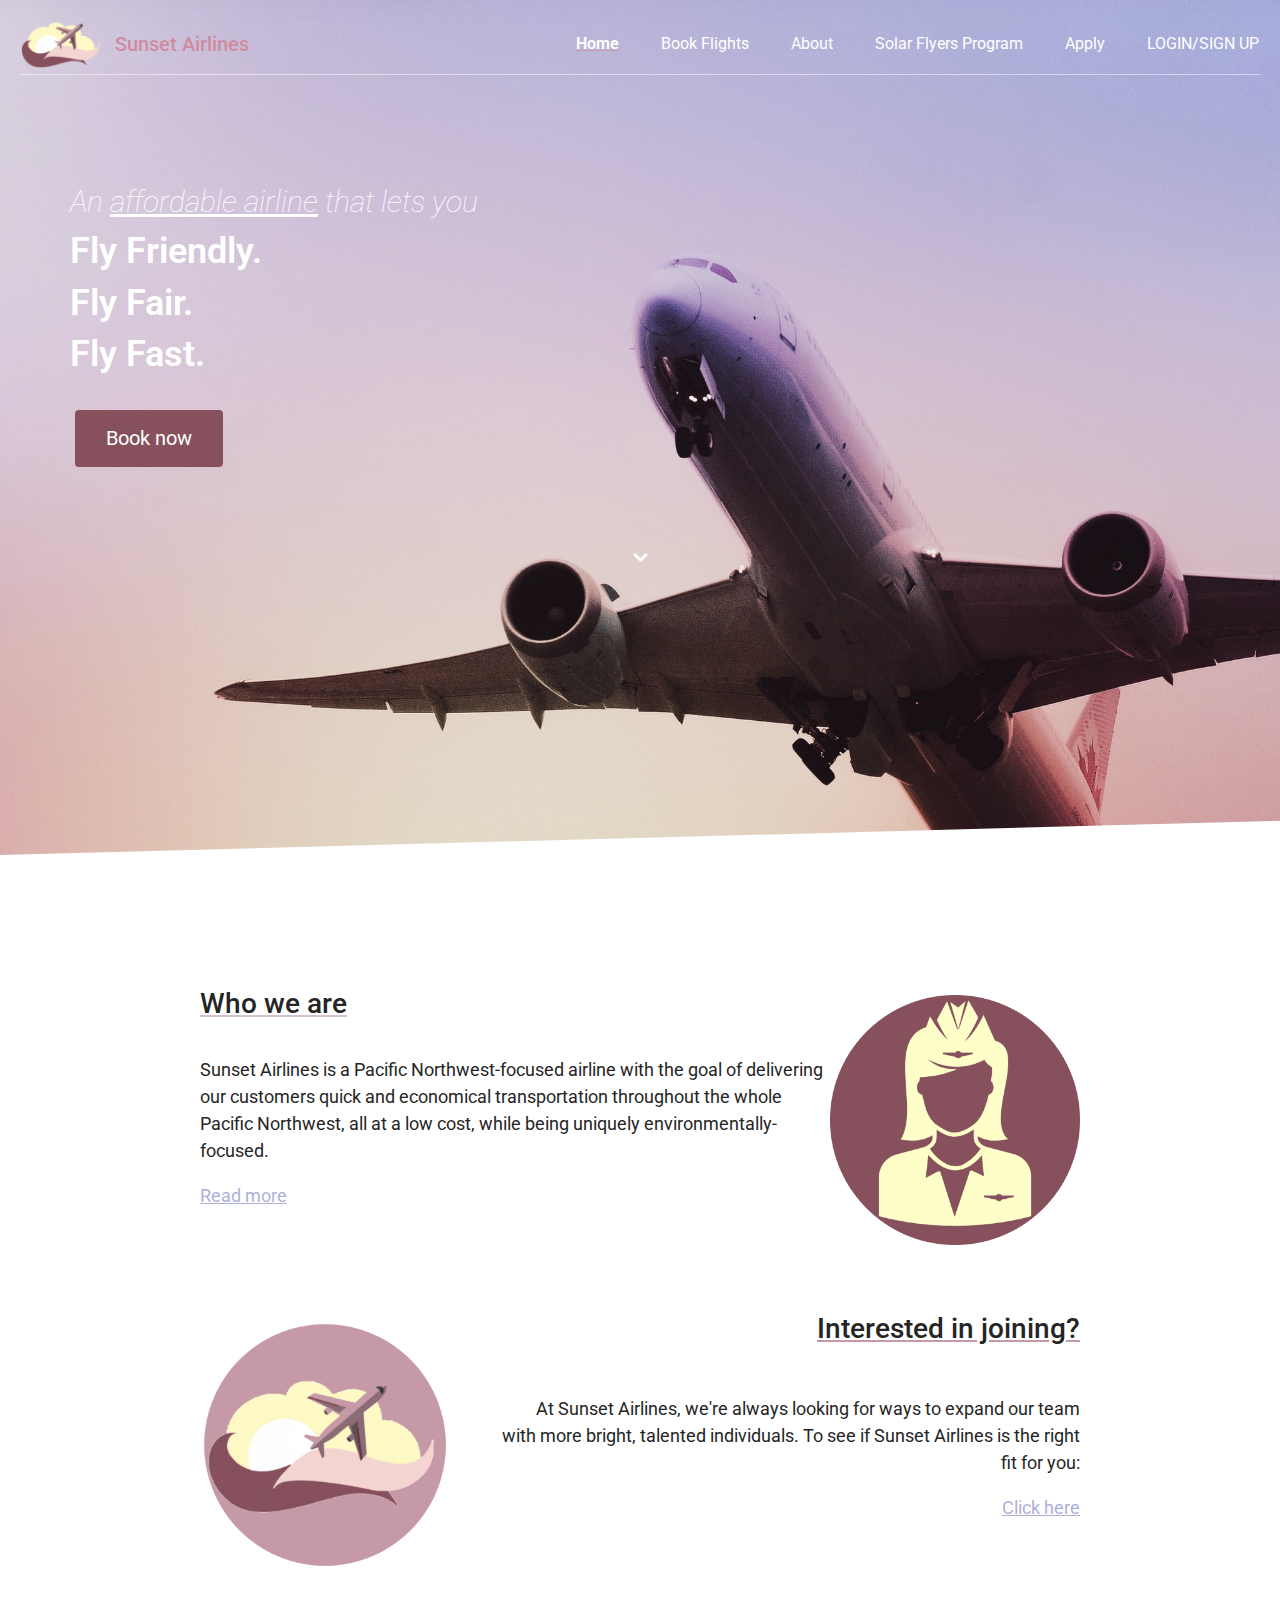
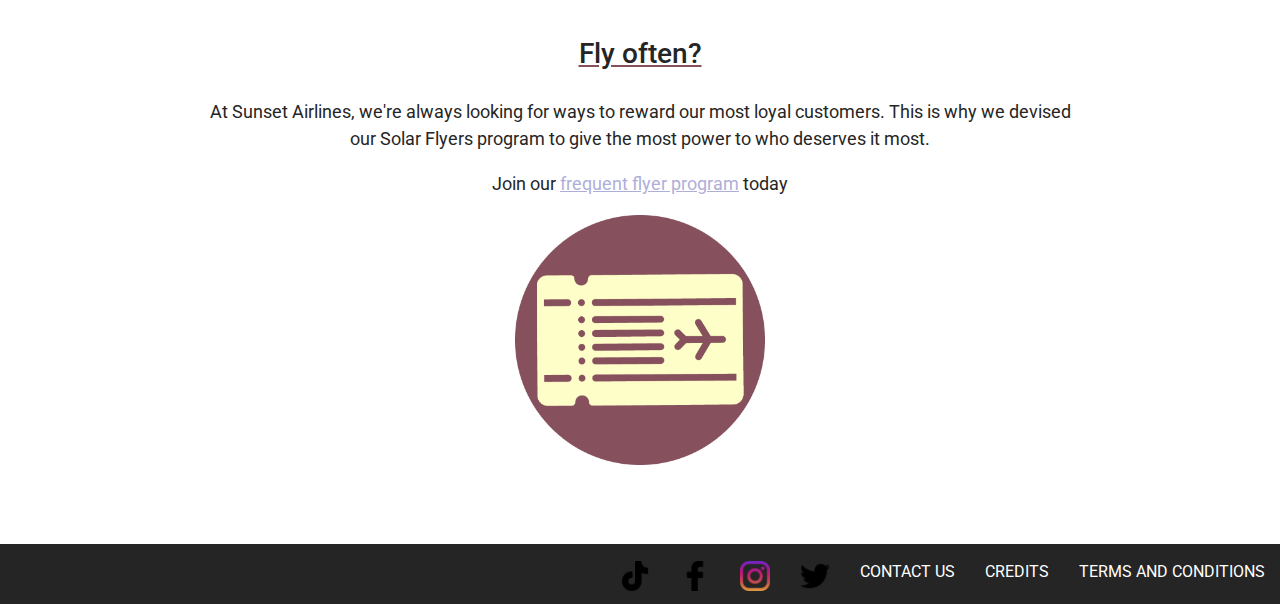
<file: index.html>
<!DOCTYPE html>
<html lang="en">

<head>
    <meta charset="UTF-8">
    <meta name="viewport" content="width=device-width, initial-scale=1.0">
    <meta http-equiv="X-UA-Compatible" content="ie=edge">
    <link href="https://fonts.googleapis.com/css?family=Roboto&display=swap" rel="stylesheet">
    <link rel="stylesheet" href="https://cdnjs.cloudflare.com/ajax/libs/font-awesome/4.7.0/css/font-awesome.min.css">
    <link rel="stylesheet" href="main.css">

    <!-- TODO: Fill in with airline name -->
    <title>Sunset Air | Welcome</title>
</head>

<body>
    <div class="background-plane">
        <div id="myTopNav" class="topnav">

            <ul>
                <li><a href="index.html">
                        <div class="logo"><img height=50 src="assets/actuallogo.png" alt=""><span
                                class="logo-text">Sunset Airlines</span></div>
                    </a></li>
                <li><a class="focus" href="index.html">Home</a></li>
                <li><a href="book.html">Book Flights</a></li>
                <li><a href="about.html">About</a></li>
                <li><a href="frequent.html">Solar Flyers Program</a></li>
                <li><a href="apply.html">Apply</a></li>
                <li><a href="#" id="login-header" onclick="checkLogout()">LOGIN/SIGN UP</a></li>

            </ul>
        </div>

        </nav>
        <div id="navHR"></div>

  
        <div class="motto">
            <div class="slogan">
                <h1><span id="added-text">
                    An <span class="airline-underline">affordable airline</span> that lets you<br>
                </span>Fly Friendly.<br>Fly Fair.<br>Fly Fast.</h1>
            </div>
            <div class="btn-animate" onclick="window.location.href = 'book.html';"><span>Book now</span></div>
        </div>
        <div class="arrow-container">
            <a href="#who">
                <img src="assets/arrow-204-128.png" alt="" id="down-arrow">
            </a>
        </div>


    </div>
    <!-- <div class="color-slope">

    </div> -->
    <!-- TODO: ADD SLOPE HERE -->
    <!-- <div class="color-slope">

    </div> -->
<!--  -->
    <div class="title-about">
        <h2 id="who" class="underline-1">Who we are</h2>
        <div class="who">
            <div class="who-text-stuff">
                <p>Sunset Airlines is a Pacific Northwest-focused airline with the goal of delivering our customers
                    quick and economical transportation throughout the whole Pacific Northwest, all at a low cost, while
                    being uniquely environmentally-focused.
                </p>
                </p><a href="about.html">Read more</a>

            </div>
            <a id="who-icon" href="about.html"><img id="who-img" src="./assets/whoweareicon.png" alt="" width=250></a>
        </div>

        <h2 class="underline-2 right interested-heading">Interested in joining?</h2>
        <div class="interested">
            <a href="apply.html"><img id="interested-img" src="./assets/interestedinjoiningicon.png" alt=""
                    width=250></a>
            <div>
                <p>At Sunset Airlines, we're always looking for ways to expand our team with more bright, talented
                    individuals.
                    To see if Sunset Airlines is the right fit for you:
                </p>
                <a href="apply.html">Click here</a>
            </div>
        </div>

        <h2 class="underline-3 center">Fly often?</h2>
        <div class="often">
            <div>
                <p>At Sunset Airlines, we're always looking for ways to reward our most loyal customers. This is why we
                    devised
                    our Solar Flyers program to give the most power to who deserves it most.</p>
                <p>Join our <a href="frequent.html">frequent flyer program</a> today</p>
            </div>
            <a href="frequent.html"><img id="often-img" src="./assets/flyoftenicon.png" alt="" width=250></a>
        </div>
    </div>

    <footer>
        <ul>
            <li><a href="#">
                    <div class="footer-icon"><img height=30 src="assets/tik-tok.png" alt=""></div>
                </a></li>
            <li><a href="#">
                    <div class="footer-icon"><img height=30 src="assets/facebook-logo.png" alt=""></div>
                </a></li>
            <li><a href="#">
                    <div class="footer-icon"><img height=30 src="assets/instagram.png" alt=""></div>
                </a></li>
            <li><a href="#">
                    <div class="footer-icon"><img height=30 src="assets/twitter.png" alt=""></div>
                </a></li>
            <li><a href="contact.html">CONTACT US</a></li>
            <li><a href="credits.html">CREDITS</a></li>
            <li><a href="terms.html">TERMS AND CONDITIONS</a></li>

        </ul>
    </footer>

    <script src="script.js"></script>
</body>

</html>
</file>
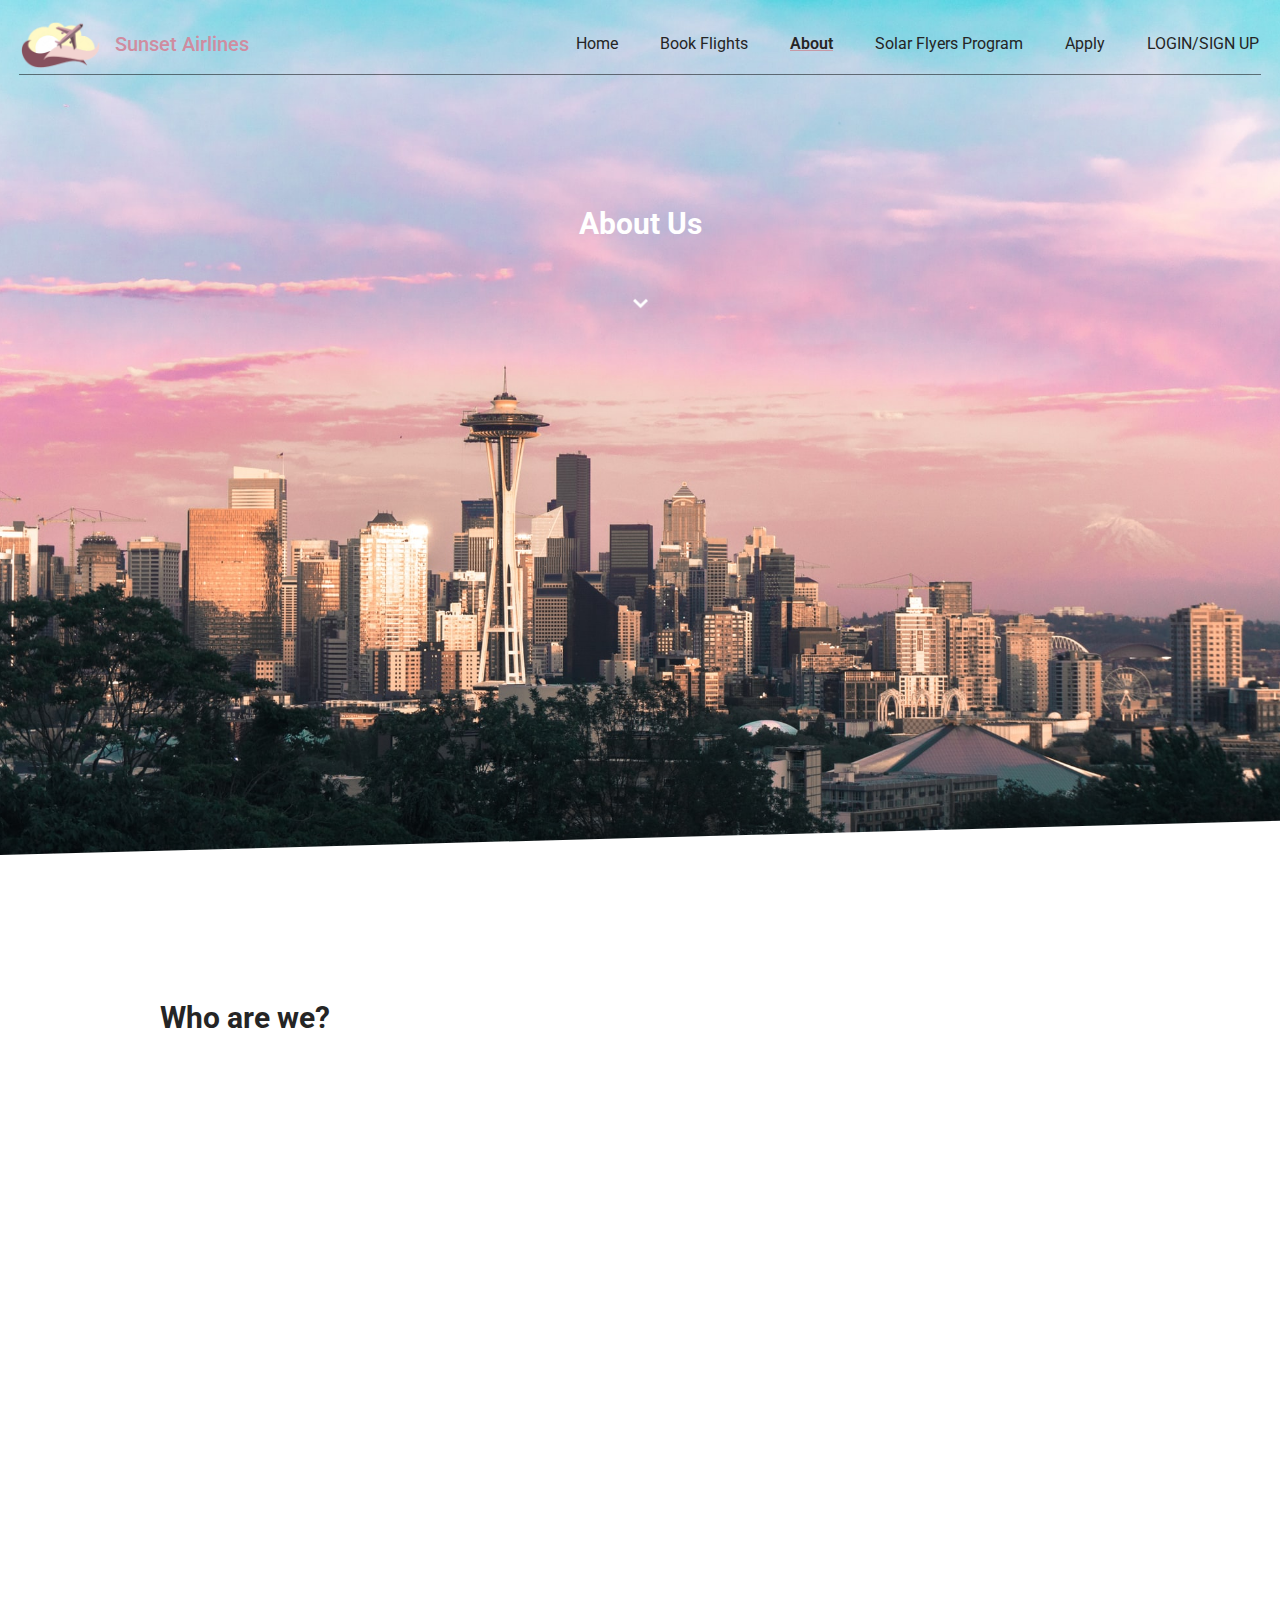
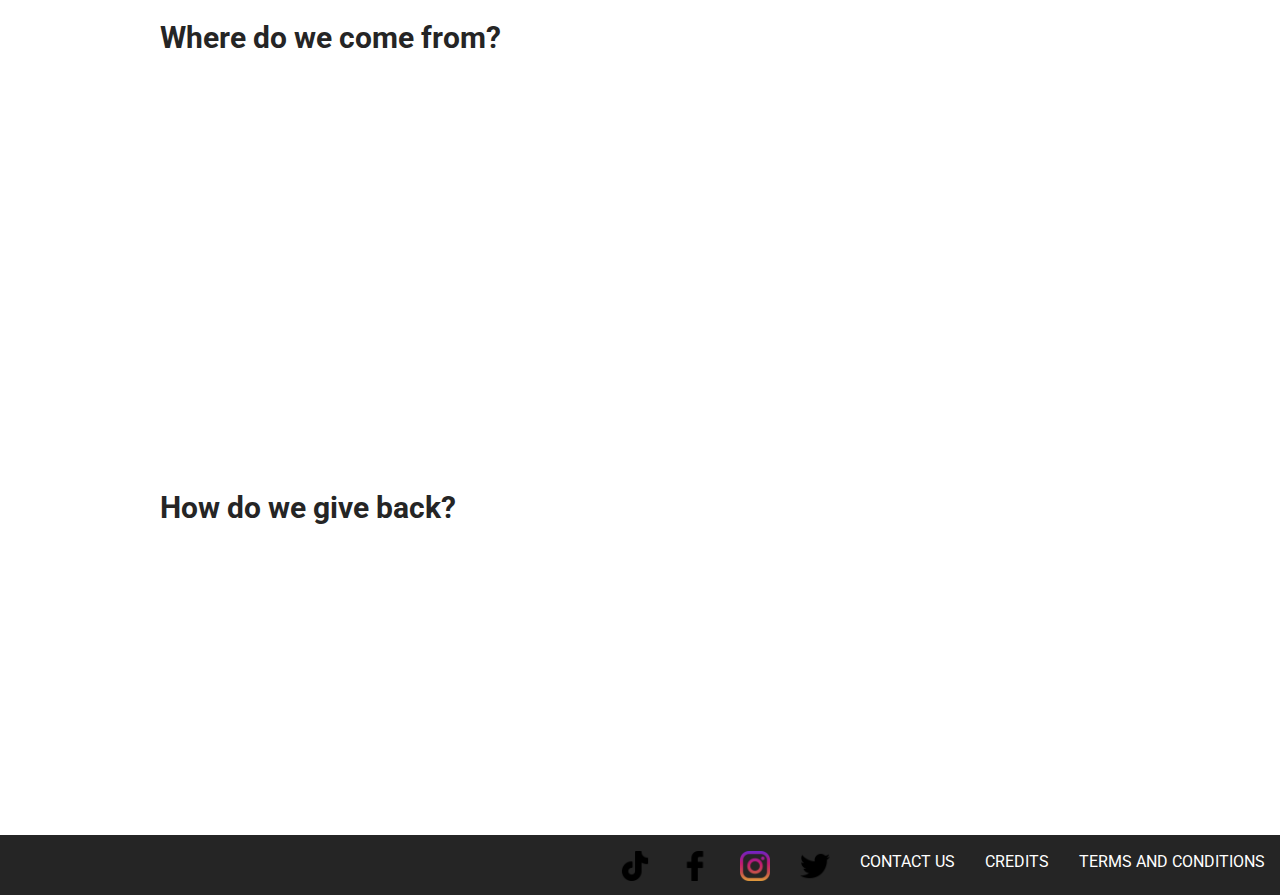
<file: about.html>
<!DOCTYPE html>
<html lang="en">

<head>
    <meta charset="UTF-8">
    <meta name="viewport" content="width=device-width, initial-scale=1.0">
    <meta http-equiv="X-UA-Compatible" content="ie=edge">
    <link href="https://fonts.googleapis.com/css?family=Roboto&display=swap" rel="stylesheet">
    <link href="https://unpkg.com/aos@2.3.1/dist/aos.css" rel="stylesheet">
    <link rel="stylesheet" href="main.css">
    <title>Sunset Air | About Us</title>
</head>

<body>
    <div class="about-background">
        <div class="opener">
            <div id="myTopNav" class="topnav-off">

                <ul>
                    <li><a href="index.html">
                            <div class="logo"><img height=50 src="assets/actuallogo.png" alt=""><span
                                    class="logo-text">Sunset
                                    Airlines</span></div>
                        </a></li>
                    <li><a href="index.html">Home</a></li>
                    <li><a href="book.html">Book Flights</a></li>
                    <li><a class="focus" href="about.html">About</a></li>
                    <li><a href="frequent.html">Solar Flyers Program</a></li>
                    <li><a href="apply.html">Apply</a></li>
                    <li><a href="#" id="login-header" onclick="checkLogout()">LOGIN/SIGN UP</a></li>
                </ul>
            </div>

            </nav>
            <div id="navHR-off"></div>
            <h2 id="about-title">About Us</h2>
        </div>
        <div class="arrow-container">
            <a href="#whoAre">
                <img src="assets/arrow-204-128.png" alt="" id="down-arrow">
            </a>
        </div>
    </div>


<!--  -->  

    <div class="about-text">
        <h2 id="whoAre">Who are we?</h2>
        <div data-aos="fade-right" class="who-about">
            <p>Sunset Air is a uniquely environmentally-focused and low-cost local airline that runs in the Pacific
                Northwest. Sunset
                Air ensures that customers are guaranteed a high quality, yet affordable, travel experience. Sunset Air
                hopes to create magical and memorable moments for all families, with a vision to become one of the
                industry’s leading providers of excellent airline services.</p>
            <img id="seattle-about-img" height=400 width=auto src="assets/seattle-who.jpg" alt="">
        </div>

        <h2>Where do we come from?</h2>

        <div data-aos="fade-left" class="where-about">
            <p>The founders originally established Sunset Air in Seattle, Washington with hopes of providing an
                affordable alternative to expensive tickets after noticing decreasing incomes in their hometown. That,
                coupled with their efforts to improve the world’s mounting environmental issues, led to the founding of
                one of the safest, most environmentally-aware airline companies in the Pacific Northwest.</p>
            <img src="./assets/come-from-icon.jpg" alt="" height="200">
        </div>


        <h2>How do we give back?</h2>
        <div data-aos="fade-up" class="mission-about">
            <p>Sunset Air has always highly valued the importance of decreasing one’s carbon footprint in our everyday
                lifestyles. Average airplanes produce more than 50 pounds of carbon dioxide for every mile and Sunset
                Air has always strived to reduce such a detrimental effect on the globe. Our paper straws, biodegradable
                napkins, bamboo cups, and biofuel, as well as solar panels, are just a few instances of how we remain
                committed to minimizing the negative impact on the environment. Sunset Air promotes the benefits of
                reducing pollution while inspiring others to join globally beneficial endeavors.</p>
        </div>

    </div>

    <footer>
        <ul>
            <li><a href="#">
                    <div class="footer-icon"><img height=30 src="assets/tik-tok.png" alt=""></div>
                </a></li>
            <li><a href="#">
                    <div class="footer-icon"><img height=30 src="assets/facebook-logo.png" alt=""></div>
                </a></li>
            <li><a href="#">
                    <div class="footer-icon"><img height=30 src="assets/instagram.png" alt=""></div>
                </a></li>
            <li><a href="#">
                    <div class="footer-icon"><img height=30 src="assets/twitter.png" alt=""></div>
                </a></li>
            <li><a href="contact.html">CONTACT US</a></li>
            <li><a href="credits.html">CREDITS</a></li>
            <li><a href="terms.html">TERMS AND CONDITIONS</a></li>

        </ul>
    </footer>

    <script src="script.js"></script>
    <script src="https://unpkg.com/aos@2.3.1/dist/aos.js"></script>
    <script>
        AOS.init();
    </script>
</body>

</html>
</file>
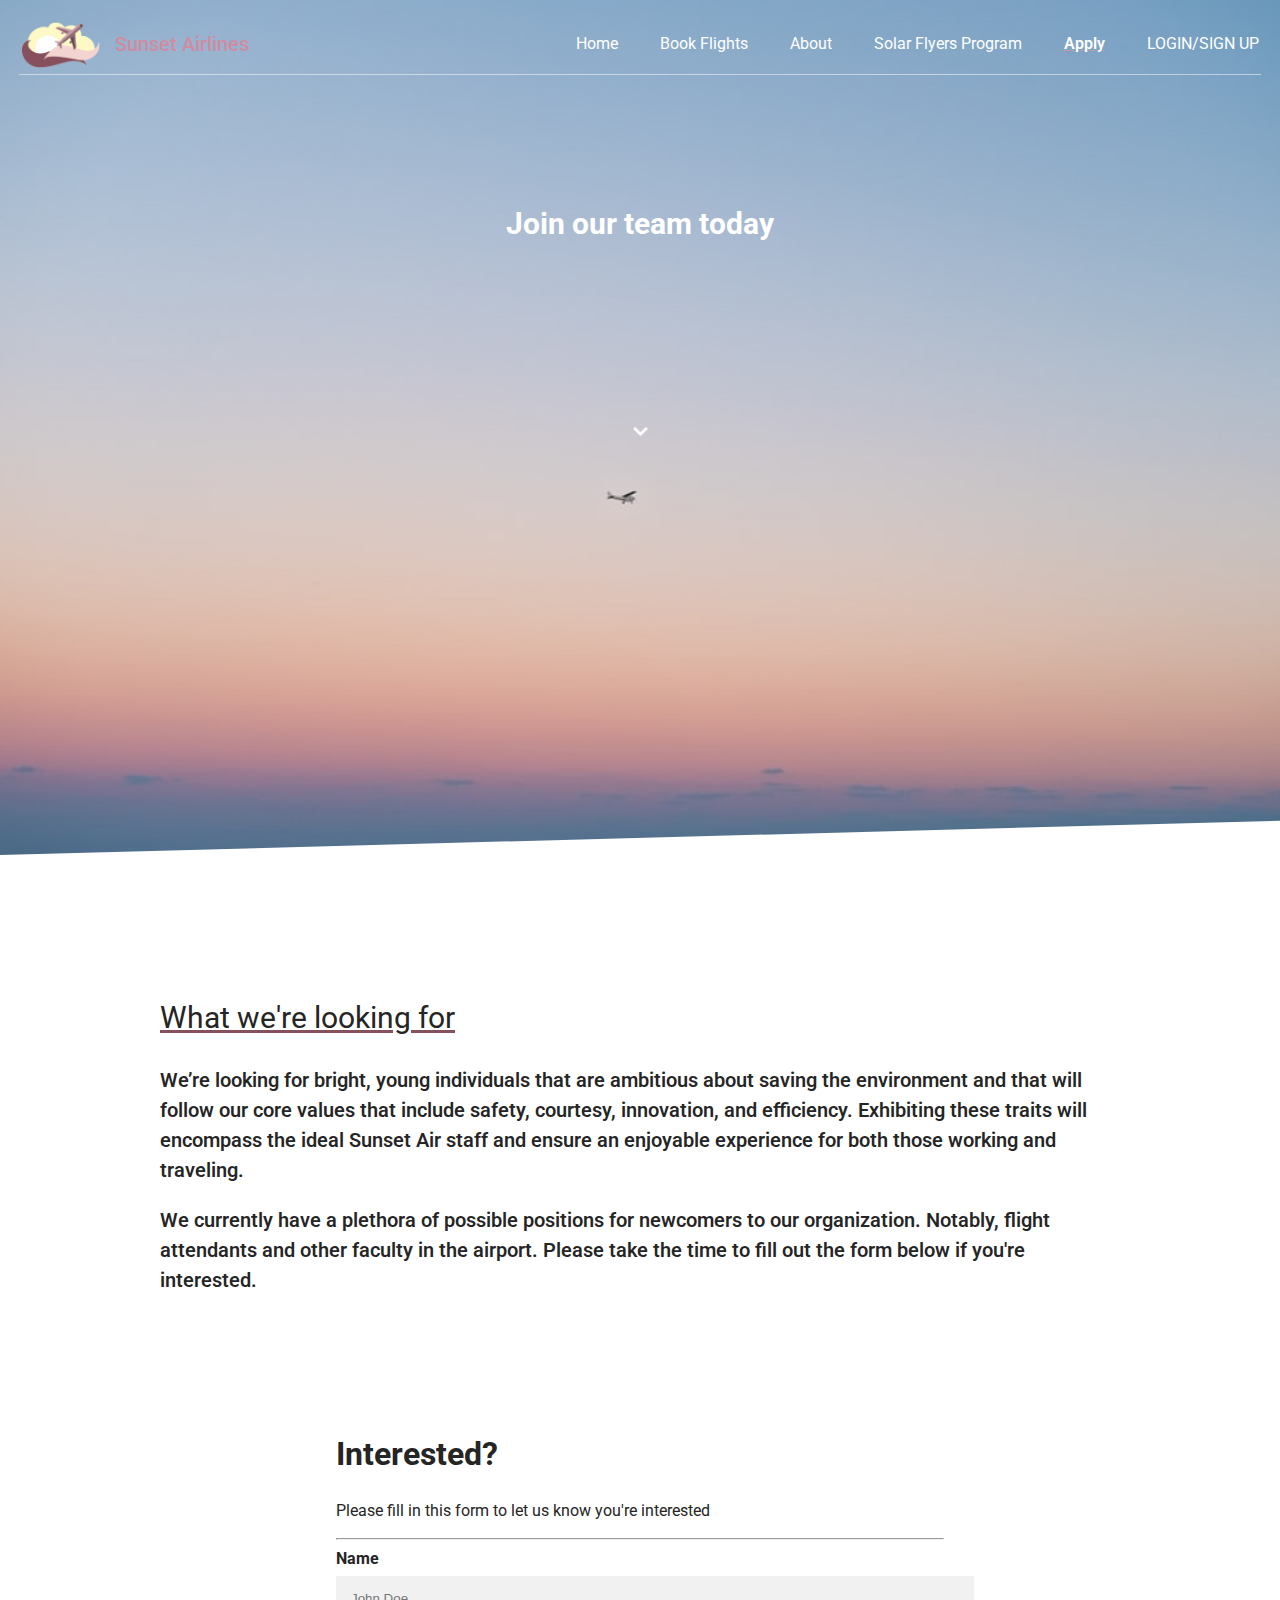
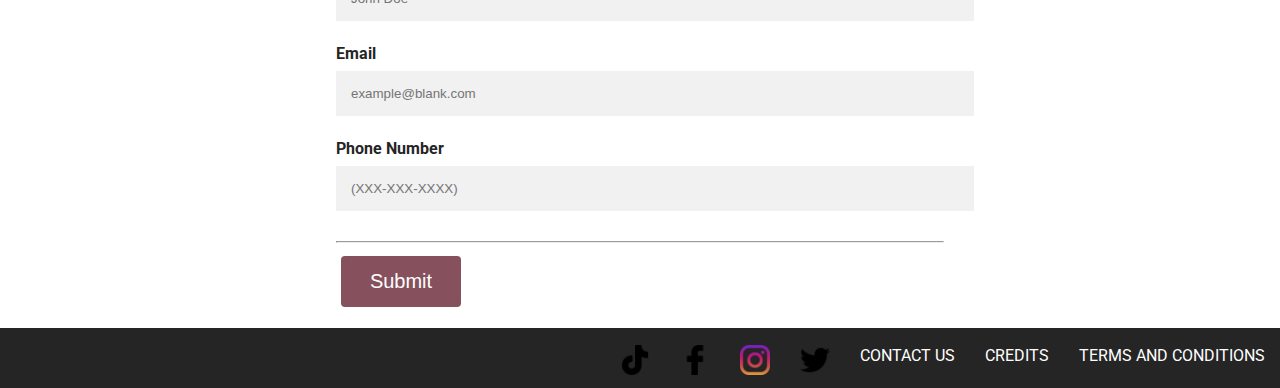
<file: apply.html>
<!DOCTYPE html>
<html lang="en">
<!--  --> 
<head> 
    <meta charset="UTF-8">
    <meta name="viewport" content="width=device-width, initial-scale=1.0">
    <meta http-equiv="X-UA-Compatible" content="ie=edge">
    <link href="https://fonts.googleapis.com/css?family=Roboto&display=swap" rel="stylesheet">
    <link rel="stylesheet" href="main.css">
    <title>Sunset Air | Apply</title>
</head>

<body>
    <div class="apply-background">
        <div class="opener">
            <div id="myTopNav" class="topnav">

                <ul>
                    <li><a href="index.html">
                            <div class="logo"><img height=50 src="assets/actuallogo.png" alt=""><span
                                    class="logo-text">Sunset Airlines</span></div>
                        </a></li>
                    <li><a href="index.html">Home</a></li>
                    <li><a href="book.html">Book Flights</a></li>
                    <li><a href="about.html">About</a></li>
                    <li><a href="frequent.html">Solar Flyers Program</a></li>
                    <li><a class="focus" href="apply.html">Apply</a></li>
                    <li ><a href="#" id="login-header" onclick="checkLogout()">LOGIN/SIGN UP</a></li>
                </ul>
            </div>

            </nav>
            <div id="navHR"></div>

        </div>
        <h1 id="apply-title">Join our team today</h1>
        <div id="apply-arrow" class="arrow-container">
            <a href="#core-values">
                <img src="assets/arrow-204-128.png" alt="" id="down-arrow">
            </a>
        </div>
    </div>

    <div class="about-text">
        <h2 id="core-values">What we're looking for</h2>


        <p>We’re looking for bright, young individuals that are ambitious about saving the environment and that will
            follow our core values that include safety, courtesy, innovation, and efficiency. Exhibiting these traits
            will encompass the ideal Sunset Air staff and ensure an enjoyable experience for both those working and
            traveling.</h2>
            <p>We currently have a plethora of possible positions for newcomers to our organization. Notably, flight
                attendants and other faculty in the airport. Please take the time to fill out the form below if you're
                interested.</p>
    </div>

    <form=>
        <div class="container">
            <h1>Interested?</h1>
            <p>Please fill in this form to let us know you're interested</p>
            <hr>

            <label><b>Name</b></label>
            <input id="name-input" type="text" placeholder="John Doe" name="name" required>

            <label><b>Email</b></label>
            <input id="email-input" type="text" placeholder="example@blank.com" name="email" required>

            <label><b>Phone Number</b></label>
            <input id="phone-input" type="text" placeholder="(XXX-XXX-XXXX)" name="phone-number" required>
            <hr>

            <button type="submit" class="btn-animate" onClick="submitForm()"><span>Submit</span></button>
        </div>
    </form>
    <footer>
        <ul>
            <li><a href="#">
                <div class="footer-icon"><img height=30 src="assets/tik-tok.png" alt=""></div>
            </a></li>
            <li><a href="#">
                <div class="footer-icon"><img height=30 src="assets/facebook-logo.png" alt=""></div>
            </a></li>
            <li><a href="#">
                <div class="footer-icon"><img height=30 src="assets/instagram.png" alt=""></div>
            </a></li>
            <li><a href="#">
                <div class="footer-icon"><img height=30 src="assets/twitter.png" alt=""></div>
            </a></li>
            <li><a href="contact.html">CONTACT US</a></li>
            <li><a href="credits.html">CREDITS</a></li>
            <li><a href="terms.html">TERMS AND CONDITIONS</a></li>

        </ul>
    </footer>

    <script src="script.js"></script>
</body>

</html>
</file>
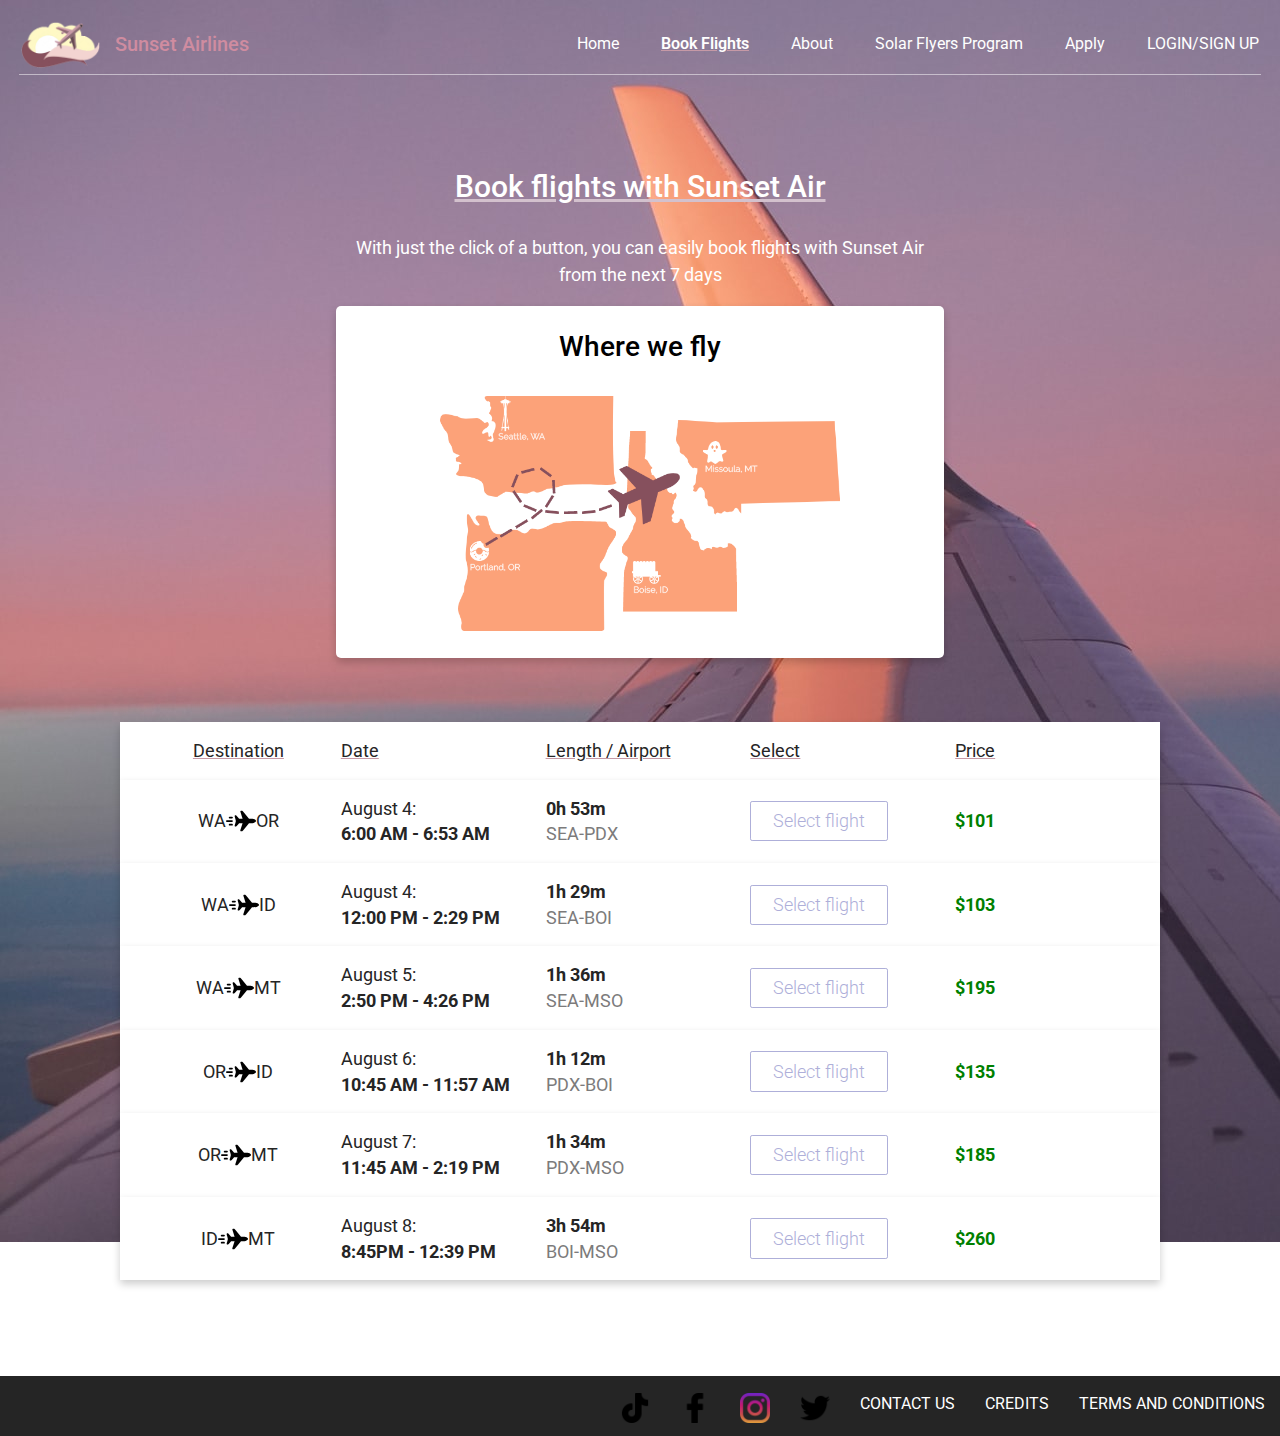
<file: book.html>
<!DOCTYPE html>
<html lang="en">

<head>
    <meta charset="UTF-8">
    <meta name="viewport" content="width=device-width, initial-scale=1.0">
    <meta http-equiv="X-UA-Compatible" content="ie=edge">
    <link href="https://fonts.googleapis.com/css?family=Roboto&display=swap" rel="stylesheet">
    <link rel="stylesheet" href="main.css">
    <link rel="stylesheet" href="bookBackground.css">
    <title>Sunset Air | Book Flights</title>
</head>

<body>
    <div class="background-seattle">
        <div class="opener">
            <div id="myTopNav" class="topnav">

                <ul>
                    <li><a href="index.html">
                            <div class="logo"><img height=50 src="assets/actuallogo.png" alt=""><span
                                    class="logo-text">Sunset Airlines</span></div>
                        </a></li>
                    <li><a href="index.html">Home</a></li>
                    <li><a class="focus" href="book.html">Book Flights</a></li>
                    <li><a href="about.html">About</a></li>
                    <li><a href="frequent.html">Solar Flyers Program</a></li>
                    <li><a href="apply.html">Apply</a></li>
                    <li><a href="#" id="login-header" onclick="checkLogout()">LOGIN/SIGN UP</a></li>
                </ul>
            </div>

            </nav>
            <div id="navHR"></div>

        </div>

        <div class="book-heading">
            <div>
                <h2>Book flights with Sunset Air</h2>
                <p>With just the click of a button, you can easily book flights with Sunset Air from the next 7 days
                </p>
            </div>
            <div class="map-card">
                <h3>Where we fly</h3>
                <img src="./assets/destinationmap.png" alt="">
            </div>

        </div>

        <!-- Washington to Oregon, Washington to Idaho, Washington to Montana, Oregon to Idaho, Oregon to Montana, Idaho to Montana  -->
<!--  --> 
 
        <div class="flight-table">
            <div class="flight-card underline-2">
                <div class="location">Destination
                </div>
                <div class="date">
                    <span class="day">Date</span>
                </div>
                <div class="length" id="length-heading" >
                    <span>Length / Airport</span>
                </div>
                <div class="card-btn">
                    <span>Select</span>
                </div>
                <div class="price" id="price-heading">Price</div>
            </div>

            <div class="flight-card">
                <div class="location">WA
                    <img class="flight-to" src="assets/airplane.svg" alt=""> OR
                </div>
                <div class="date">
                    <span class="day">August 4:</span>
                    <span class="time">6:00 AM - 6:53 AM</span>
                </div>
                <div class="length">
                    <span>0h 53m</span>
                    <span class="airport-text">SEA-PDX</span>
                </div>
                <div onClick="book101()" class="card-btn">
                    <div class="select-flight-btn">
                        <span>Select flight</span>
                    </div>
                </div>
                <div id="101" class="price">$101</div>
            </div>

            <div class="flight-card">
                <div class="location location1">WA
                    <img class="flight-to" src="assets/airplane.svg" alt=""> ID
                </div>
                <div class="date">
                    <span class="day">August 4:</span>
                    <span class="time">12:00 PM - 2:29 PM</span>
                </div>
                <div class="length">
                    <span>1h 29m</span>
                    <span class="airport-text">SEA-BOI</span>
                </div>
                <div class="card-btn">
                    <div onClick="book103()" class="select-flight-btn">
                        <span>Select flight</span>
                    </div>
                </div>
                <div id="103" class="price">$103</div>
            </div>

            <div class="flight-card">
                <div class="location">WA
                    <img class="flight-to" src="assets/airplane.svg" alt=""> MT
                </div>
                <div class="date">
                    <span class="day">August 5:</span>
                    <span class="time">2:50 PM - 4:26 PM</span>
                </div>
                <div class="length">
                    <span>1h 36m</span>
                    <span class="airport-text">SEA-MSO</span>
                </div>
                <div onClick="book195()" class="card-btn">
                    <div class="select-flight-btn">
                        <span>Select flight</span>
                    </div>
                </div>
                <div id="195" class="price">$195</div>
            </div>


            <div class="flight-card">
                <div class="location">OR
                    <img class="flight-to" src="assets/airplane.svg" alt=""> ID
                </div>
                <div class="date">
                    <span class="day">August 6:</span>
                    <span class="time">10:45 AM - 11:57 AM</span>
                </div>
                <div class="length">
                    <span>1h 12m</span>
                    <span class="airport-text">PDX-BOI</span>
                </div>
                <div onClick="book135()" class="card-btn">
                    <div class="select-flight-btn">
                        <span>Select flight</span>
                    </div>
                </div>
                <div id="135" class="price">$135</div>
            </div>

            <div class="flight-card">
                <div class="location">OR
                    <img class="flight-to" src="assets/airplane.svg" alt=""> MT
                </div>
                <div class="date">
                    <span class="day">August 7:</span>
                    <span class="time">11:45 AM - 2:19 PM</span>
                </div>
                <div class="length">
                    <span>1h 34m</span>
                    <span class="airport-text">PDX-MSO</span>
                </div>
                <div class="card-btn">
                    <div onClick="book185()" class="select-flight-btn">
                        <span>Select flight</span>
                    </div>
                </div>
                <div id="185" class="price">$185</div>
            </div>

            <div class="flight-card">
                <div class="location">ID
                    <img class="flight-to" src="assets/airplane.svg" alt=""> MT
                </div>
                <div class="date">
                    <span class="day">August 8:</span>
                    <span class="time">8:45PM - 12:39 PM</span>
                </div>
                <div class="length">
                    <span>3h 54m</span>
                    <span class="airport-text">BOI-MSO</span>
                </div>
                <div onClick="book260()" class="card-btn">
                    <div class="select-flight-btn">
                        <span>Select flight</span>
                    </div>
                </div>
                <div id="260" class="price">$260</div>
            </div>


        </div>



    </div>


    <footer>
        <ul>
            <li><a href="#">
                    <div class="footer-icon"><img height=30 src="assets/tik-tok.png" alt=""></div>
                </a></li>
            <li><a href="#">
                    <div class="footer-icon"><img height=30 src="assets/facebook-logo.png" alt=""></div>
                </a></li>
            <li><a href="#">
                    <div class="footer-icon"><img height=30 src="assets/instagram.png" alt=""></div>
                </a></li>
            <li><a href="#">
                    <div class="footer-icon"><img height=30 src="assets/twitter.png" alt=""></div>
                </a></li>
            <li><a href="contact.html">CONTACT US</a></li>
            <li><a href="credits.html">CREDITS</a></li>
            <li><a href="terms.html">TERMS AND CONDITIONS</a></li>

        </ul>
    </footer>
    <script src="script.js"></script>
</body>

</html>
</file>
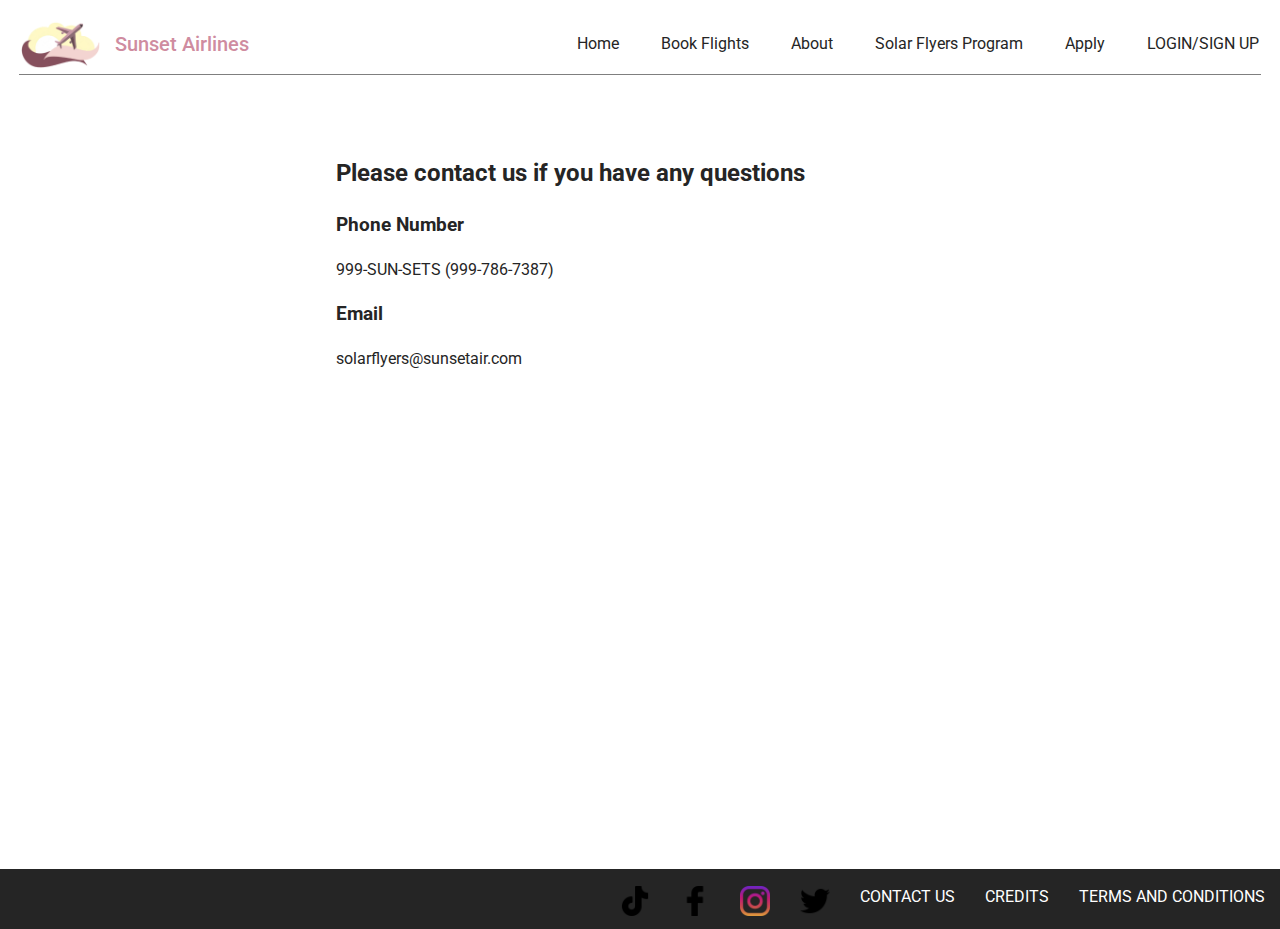
<file: contact.html>
<!DOCTYPE html>
<html lang="en">

<head>
    <meta charset="UTF-8">
    <meta name="viewport" content="width=device-width, initial-scale=1.0">
    <meta http-equiv="X-UA-Compatible" content="ie=edge">
    <link href="https://fonts.googleapis.com/css?family=Roboto&display=swap" rel="stylesheet">
    <link rel="stylesheet" href="main.css">
    <title>Sunset Air | Privacy Policy</title>
</head>

<body>
    <div class="opener">
        <div id="myTopNav" class="topnav-off">

            <ul>
                <li><a href="index.html">
                        <div class="logo"><img height=50 src="assets/actuallogo.png" alt=""><span class="logo-text">Sunset
                                Airlines</span></div>
                    </a></li>
                <li><a href="index.html">Home</a></li>
                <li><a href="book.html">Book Flights</a></li>
                <li><a href="about.html">About</a></li>
                <li><a href="frequent.html">Solar Flyers Program</a></li>
                <li><a href="apply.html">Apply</a></li>
                <li ><a href="#" id="login-header" onclick="checkLogout()">LOGIN/SIGN UP</a></li>
            </ul>
        </div>

        </nav>
        <div id="navHR-off"></div>
    </div>
    <div class="normal-text">
        <h2>Please contact us if you have any questions</h2>
        <h3>Phone Number</h3>
        <p>999-SUN-SETS (999-786-7387)</p>
        <h3>Email</h3>
        <p id="email-contact">solarflyers@sunsetair.com</p>
    </div>

    <footer>
        <ul>
            <li><a href="#">
                    <div class="footer-icon"><img height=30 src="assets/tik-tok.png" alt=""></div>
                </a></li>
            <li><a href="#">
                    <div class="footer-icon"><img height=30 src="assets/facebook-logo.png" alt=""></div>
                </a></li>
            <li><a href="#">
                    <div class="footer-icon"><img height=30 src="assets/instagram.png" alt=""></div>
                </a></li>
            <li><a href="#">
                    <div class="footer-icon"><img height=30 src="assets/twitter.png" alt=""></div>
                </a></li>
            <li><a href="contact.html">CONTACT US</a></li>
            <li><a href="credits.html">CREDITS</a></li>
            <li><a href="terms.html">TERMS AND CONDITIONS</a></li>
    
        </ul>
    </footer>
    <script src="script.js"></script>
</body>
<!-- f -->  
</html>
</file>
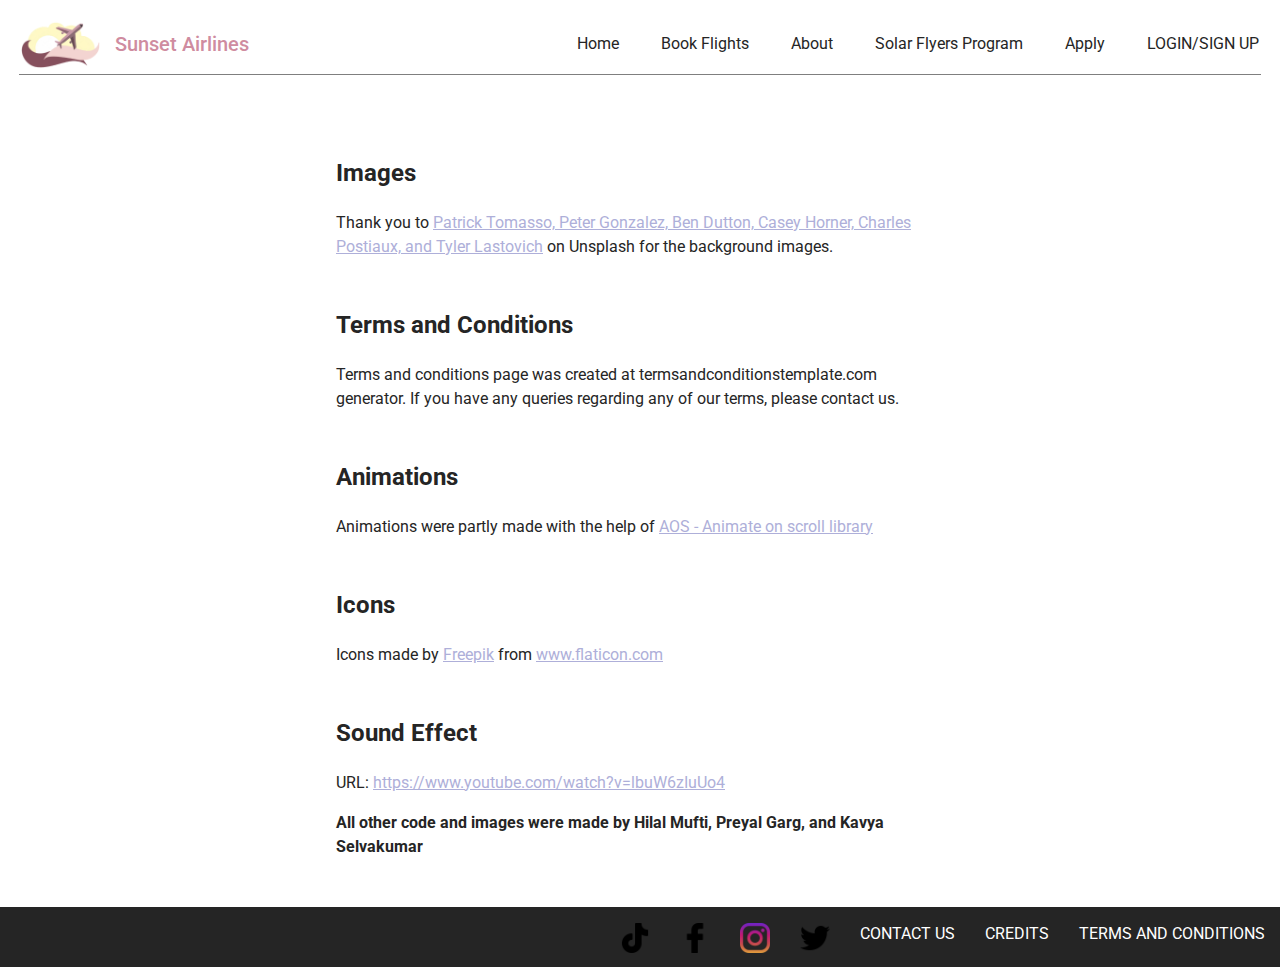
<file: credits.html>
<!DOCTYPE html>
<html lang="en">
<!-- h -->
<head>
    <meta charset="UTF-8">
    <meta name="viewport" content="width=device-width, initial-scale=1.0">
    <meta http-equiv="X-UA-Compatible" content="ie=edge">
    <link href="https://fonts.googleapis.com/css?family=Roboto&display=swap" rel="stylesheet">
    <link rel="stylesheet" href="main.css">
    <title>Sunset Air | Credits</title>
</head> 
 
<body>
    <div class="opener">
        <div id="myTopNav" class="topnav-off">

            <ul>
                <li><a href="index.html">
                        <div class="logo"><img height=50 src="assets/actuallogo.png" alt=""><span
                                class="logo-text">Sunset
                                Airlines</span></div>
                    </a></li>
                <li><a href="index.html">Home</a></li>
                <li><a href="book.html">Book Flights</a></li>
                <li><a href="about.html">About</a></li>
                <li><a href="frequent.html">Solar Flyers Program</a></li>
                <li><a href="apply.html">Apply</a></li>
                <li><a href="#" id="login-header" onclick="checkLogout()">LOGIN/SIGN UP</a></li>
            </ul>
        </div>

        </nav>
        <div id="navHR-off"></div>
    </div>
    <div class="normal-text">
        <h2>
            Images
        </h2>
        Thank you to
        <a href="https://unsplash.com/photos/GOErUf5yNFA">Patrick Tomasso, </a>
        <a href="https://unsplash.com/photos/4X0N9duKrg4">Peter Gonzalez, </a>
        <a href="https://unsplash.com/photos/insv5BSTqv0">Ben Dutton, </a>
        <a href="https://unsplash.com/photos/UNUZ5JdrDBw">Casey Horner, </a>
        <a href="https://unsplash.com/photos/g_MonehK3sk">Charles Postiaux, and </a>
        <a href="https://unsplash.com/photos/6ezUV6EzyYs">Tyler Lastovich</a>
        on Unsplash for the background images.
        <h2>
            Terms and Conditions
        </h2>
        <p>Terms and conditions page was created at termsandconditionstemplate.com generator. If you have any queries
            regarding any of our terms, please contact us.</p>
        <h2>
            Animations
        </h2>
        <p>Animations were partly made with the help of <a href="https://michalsnik.github.io/aos/">AOS - Animate on
                scroll library</a></p>
        <h2>Icons</h2>
        <div>Icons made by <a href="https://www.flaticon.com/authors/freepik" title="Freepik">Freepik</a> from <a
                href="https://www.flaticon.com/" title="Flaticon">www.flaticon.com</a></div>

        <h2>Sound Effect</h2>
        <div>URL: <a href="https://www.youtube.com/watch?v=lbuW6zIuUo4">https://www.youtube.com/watch?v=lbuW6zIuUo4</a></div>
        <p><strong>All other code and images were made by Hilal Mufti, Preyal Garg, and Kavya Selvakumar</strong></p>
    </div>


    <footer>
        <ul>
            <li><a href="#">
                    <div class="footer-icon"><img height=30 src="assets/tik-tok.png" alt=""></div>
                </a></li>
            <li><a href="#">
                    <div class="footer-icon"><img height=30 src="assets/facebook-logo.png" alt=""></div>
                </a></li>
            <li><a href="#">
                    <div class="footer-icon"><img height=30 src="assets/instagram.png" alt=""></div>
                </a></li>
            <li><a href="#">
                    <div class="footer-icon"><img height=30 src="assets/twitter.png" alt=""></div>
                </a></li>
            <li><a href="contact.html">CONTACT US</a></li>
            <li><a href="credits.html">CREDITS</a></li>
            <li><a href="terms.html">TERMS AND CONDITIONS</a></li>

        </ul>
    </footer>

    <script src="script.js"></script>
</body>

</html>
</file>
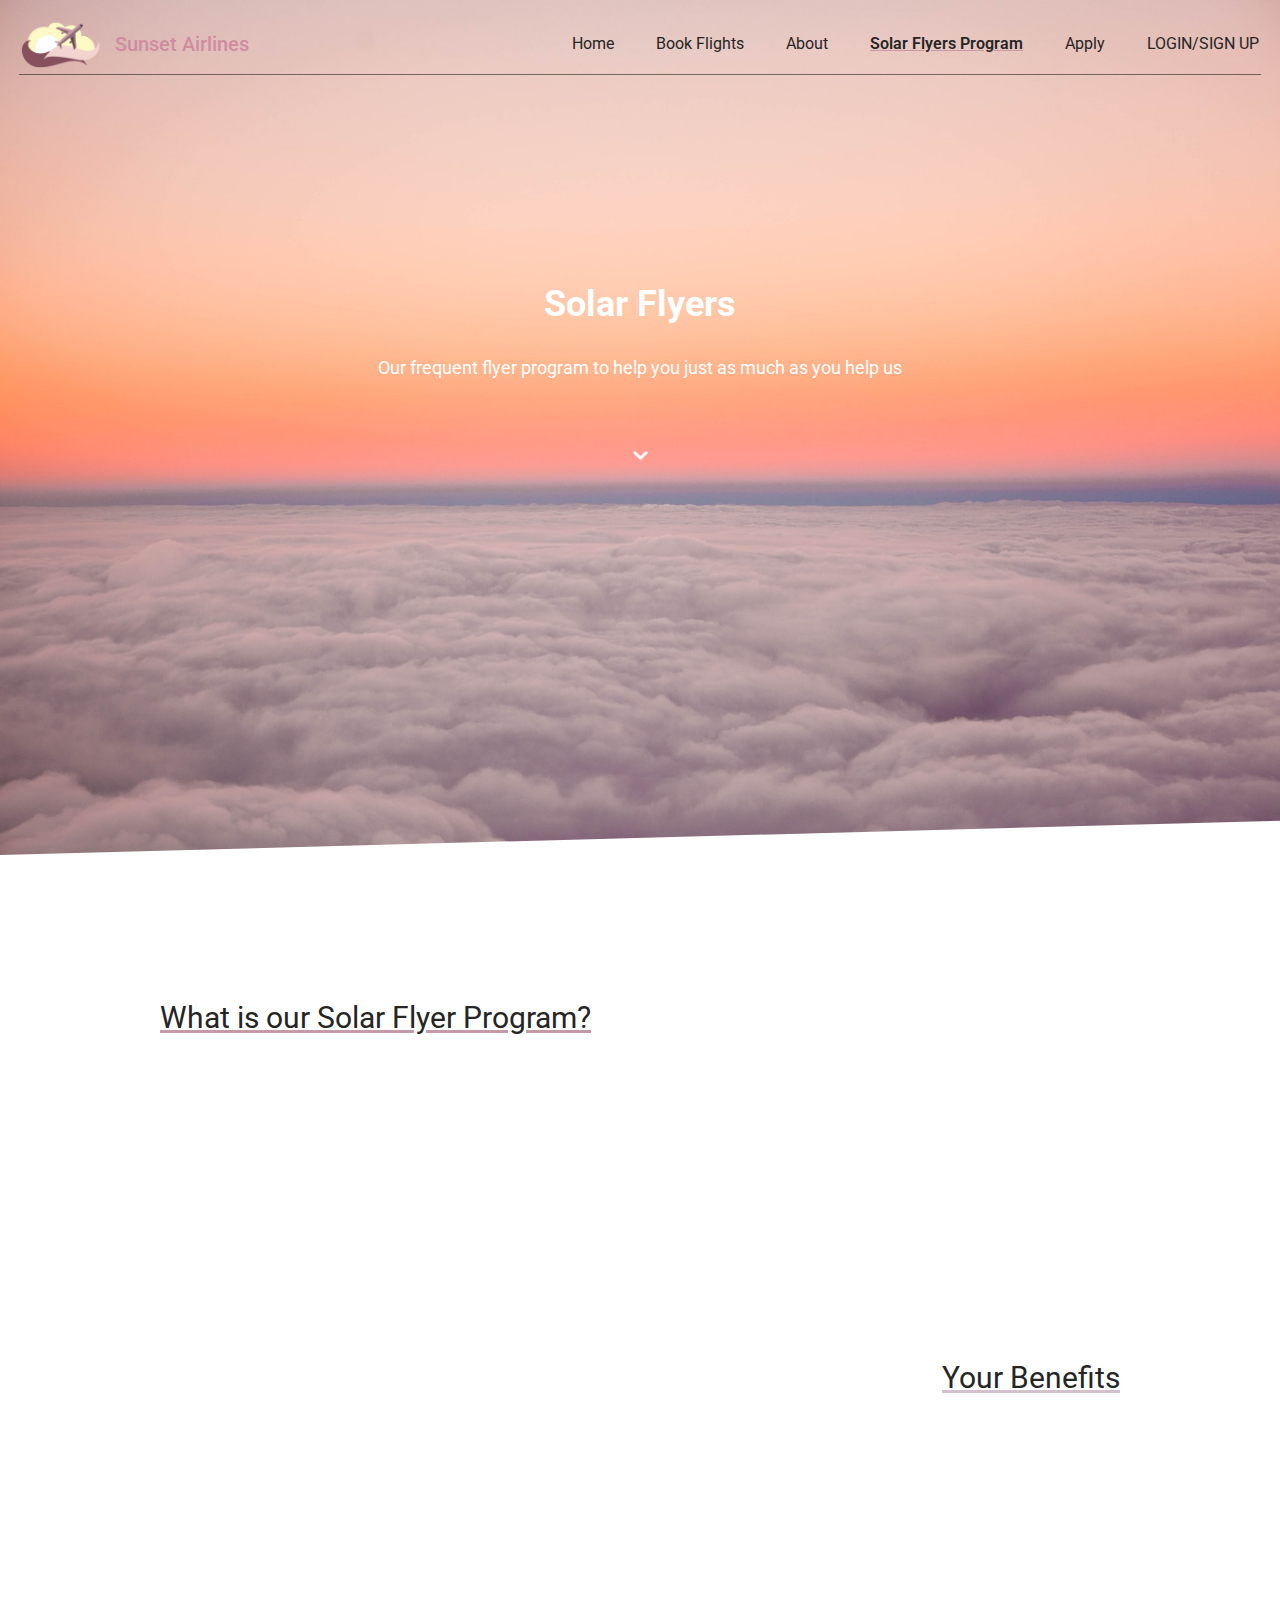
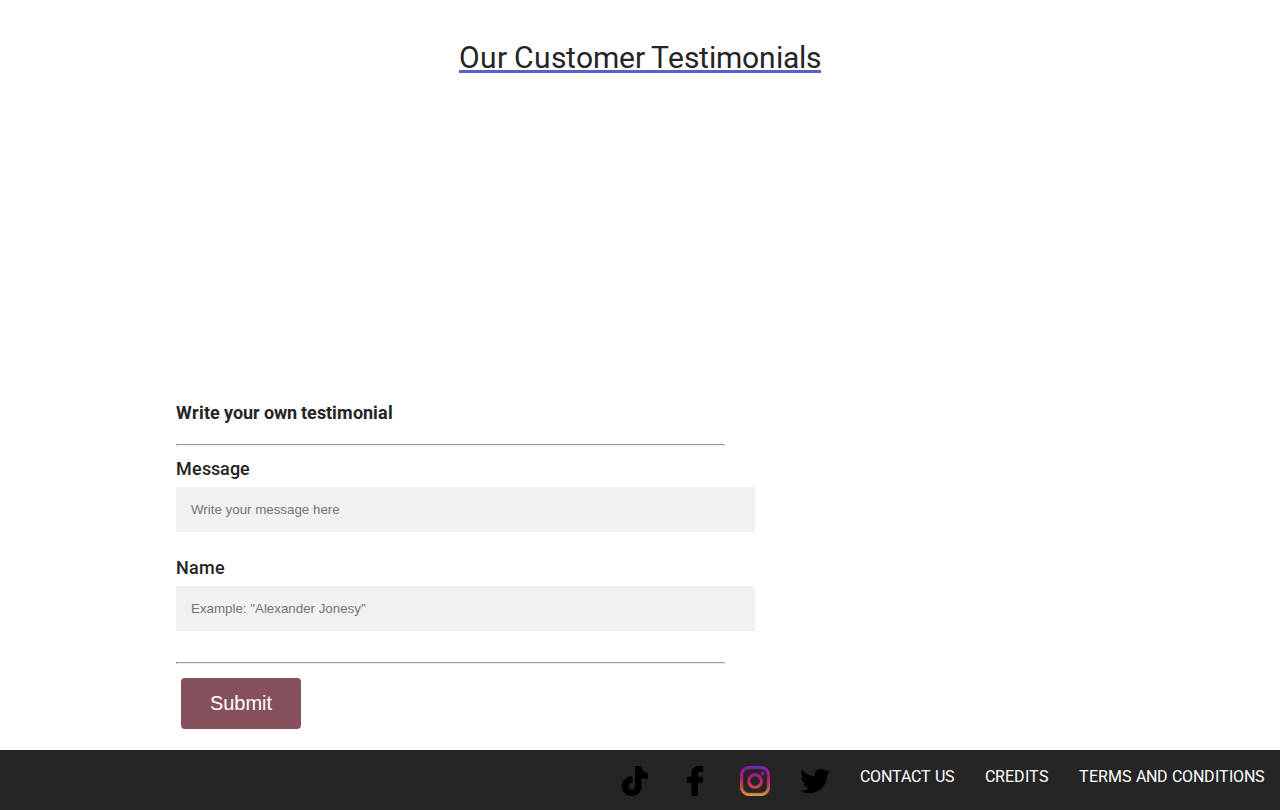
<file: frequent.html>
<!DOCTYPE html>
<html lang="en">
<!--  -->
<head>
    <meta charset="UTF-8">
    <meta name="viewport" content="width=device-width, initial-scale=1.0">
    <meta http-equiv="X-UA-Compatible" content="ie=edge">
    <link href="https://fonts.googleapis.com/css?family=Roboto&display=swap" rel="stylesheet">
    <link href="https://unpkg.com/aos@2.3.1/dist/aos.css" rel="stylesheet">
    <link rel="stylesheet" href="main.css">
    <!-- TODO: give name to frequent flyer program -->
    <title>Sunset Air | Solar Flyers Program</title>
</head>  

<body>
    <div class="frequent-background">
        <div class="opener">
            <div id="myTopNav" class="topnav-off">

                <ul>
                    <li><a href="index.html">
                            <div class="logo"><img height=50 src="assets/actuallogo.png" alt=""><span
                                    class="logo-text">Sunset Airlines</span></div>
                        </a></li>
                    <li><a href="index.html">Home</a></li>
                    <li><a href="book.html">Book Flights</a></li>
                    <li><a href="about.html">About</a></li>
                    <li><a class="focus" href="frequent.html">Solar Flyers Program</a></li>
                    <li><a href="apply.html">Apply</a></li>
                    <li><a href="#" id="login-header" onclick="checkLogout()">LOGIN/SIGN UP</a></li>
                </ul>
            </div>

            </nav>
            <div id="navHR-off"></div>

        </div>
        <div class="frequent-title">
            <h1>Solar Flyers</h1>
            <p>Our frequent flyer program to help you just as much as you help us</p>
        </div>
        <div class="arrow-container">
            <a href="#what-frequent">
                <img src="assets/arrow-204-128.png" alt="" id="down-arrow">
            </a>
        </div>

    </div>

    <div class="about-text">
        <h2 id="frequent-heading" class="join-frequent">What is our Solar Flyer Program?</h2>
        <div data-aos="fade-down" id="what-frequent">
            <p>Solar Flyers is the Sunset Air loyalty program for those who fly frequently. Travel with Sunset Air
                across the Pacific Northwest to Washington, Oregon, Idaho, and Montana and get instant rewards and
                benefits. Earn rewards for every mile you fly and use them to be a part of the Solar Flyers and get
                future advantages for an even safer and easier way to travel without any restrictions.</p>
        </div>

        <h2 id="benefit-heading" class="benefit-frequent">Your Benefits</h2>
        <div data-aos="fade-up">
            <p>
                After account activation, enough rewards can lead to major benefits, both in the flight and at the
                airport, where every 50 miles gets 1000 points. You can easily get priority seats or upgrades to
                first-class seating, receive complimentary snacks and beverages as well as wifi and entertainment, and
                win surprises for the rest of the family. At the airport, you can check in additional bags, get priority
                boarding, airport lounge passes, and the opportunity to enter a raffle with a winning prize of a pair of
                free tickets.
            </p>
        </div>

        <h2 id="testimonial-heading" class="testimonial-frequent">Our Customer Testimonials</h2>
        <div class="testimonial" data-aos="fade-in">
            <p>
                Visiting my family has never been more easy and affordable! -Sally Martin
            </p>
            <p>
                Sunset Air gave me the best airline experience I have ever had. I am so happy with the service they
                provided and always recommend it to my friends. -Derek Scott
            </p>
            <p>
                I have never received such excellent service and my kids love the airline staff. Sunset Air is the only
                airline our family trusts. -Sarah Bennett
            </p>
            <p>
                Love their commitment to helping the environment! -John Wright
            </p>
        </div>
        <form>
        <div class="container float-left">
            <p><b>Write your own testimonial</b></p>
            <hr>

            <label>Message</label>
            <input id="testimonial-text" type="text" placeholder="Write your message here" name="testimonial" required>

            <label>Name</label>
            <input id="testimonial-name" type="text" placeholder="Example: &quot;Alexander Jonesy&quot;" name="amo" required>

            <hr>

            <button type="button" class="btn-animate" onClick="submitTestimonial()"><span>Submit</span></button>
        </div>
    </form>
    </div>


    <footer>
        <ul>
            <li><a href="#">
                    <div class="footer-icon"><img height=30 src="assets/tik-tok.png" alt=""></div>
                </a></li>
            <li><a href="#">
                    <div class="footer-icon"><img height=30 src="assets/facebook-logo.png" alt=""></div>
                </a></li>
            <li><a href="#">
                    <div class="footer-icon"><img height=30 src="assets/instagram.png" alt=""></div>
                </a></li>
            <li><a href="#">
                    <div class="footer-icon"><img height=30 src="assets/twitter.png" alt=""></div>
                </a></li>
            <li><a href="contact.html">CONTACT US</a></li>
            <li><a href="credits.html">CREDITS</a></li>
            <li><a href="terms.html">TERMS AND CONDITIONS</a></li>

        </ul>
    </footer>

    <script src="script.js"></script>
    <script src="https://unpkg.com/aos@2.3.1/dist/aos.js"></script>
    <script>
        AOS.init();
    </script>
</body>

</html>
</file>
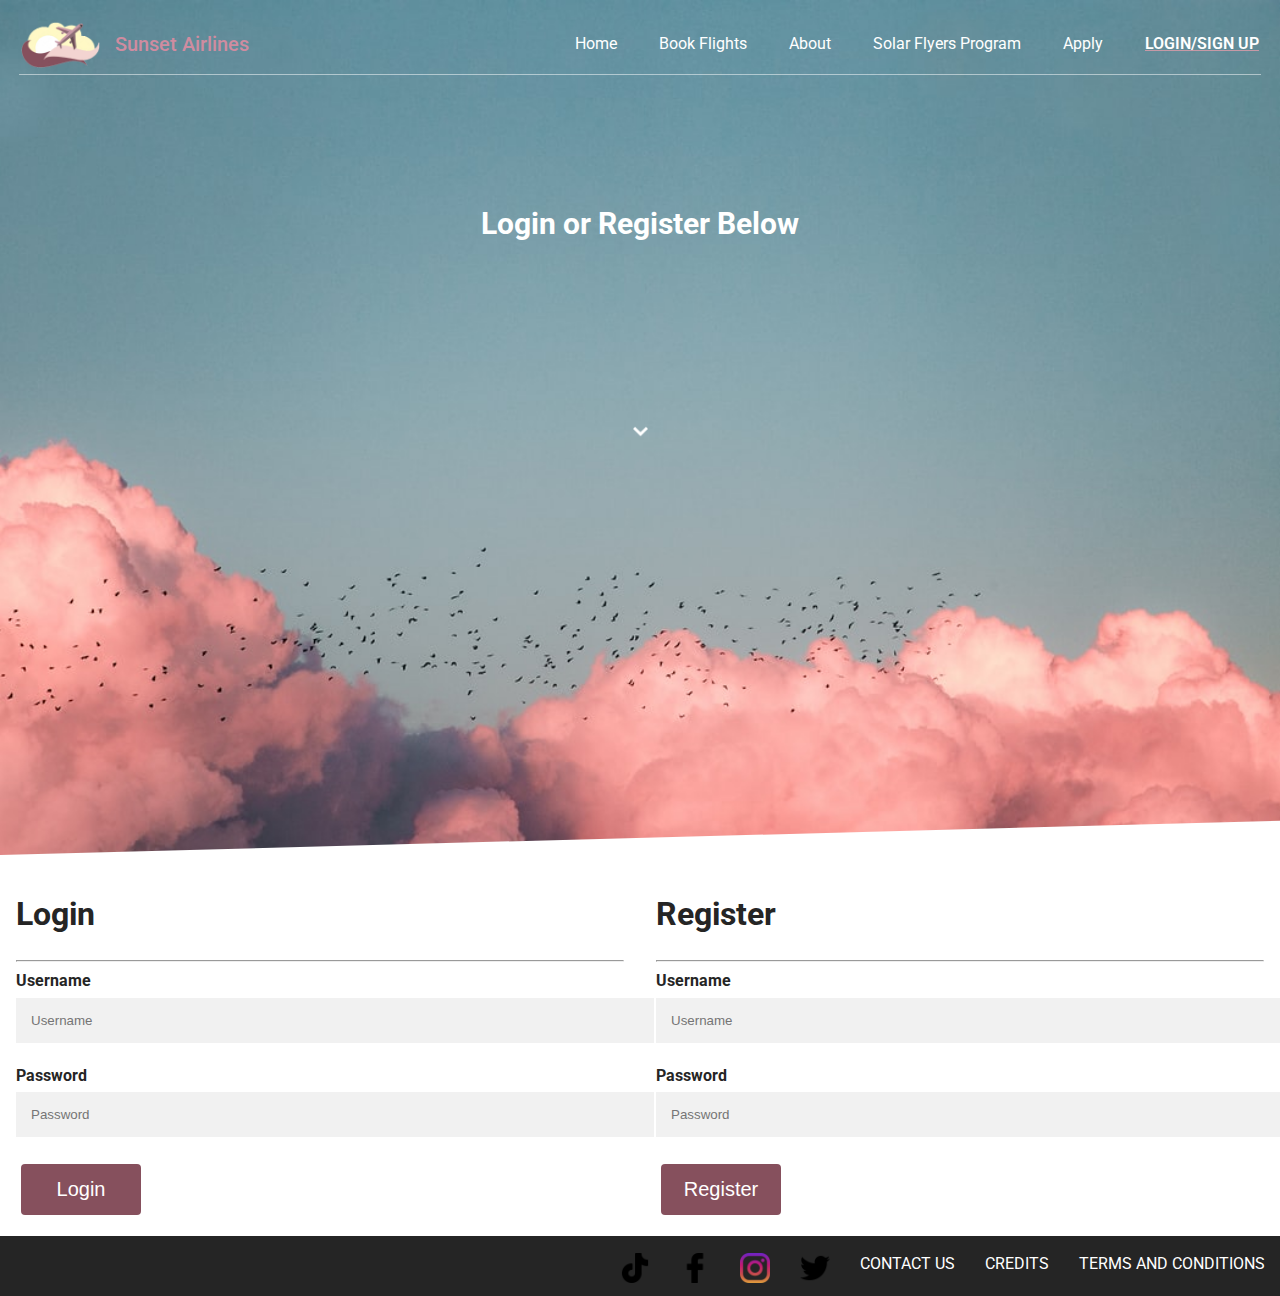
<file: login.html>
<!-- TODO:
    [x] Make login card
    [x] Make sign up card
    [x] Add code to login card
    [x] Add code to register card
    [x] Fix title orientation -->

<!DOCTYPE html>
<html lang="en">

<head>
    <meta charset="UTF-8">
    <meta name="viewport" content="width=device-width, initial-scale=1.0">
    <meta http-equiv="X-UA-Compatible" content="ie=edge">
    <link href="https://fonts.googleapis.com/css?family=Roboto&display=swap" rel="stylesheet">
    <link rel="stylesheet" href="main.css">
    <title>Sunset Air | Login</title>
</head>

<body>
    <div class="login-background">
        <div class="opener">
            <div id="myTopNav" class="topnav">

                <ul>
                    <li><a href="index.html">
                            <div class="logo"><img height=50 src="assets/actuallogo.png" alt=""><span
                                    class="logo-text">Sunset Airlines</span></div>
                        </a></li>
                    <li><a href="index.html">Home</a></li>
                    <li><a href="book.html">Book Flights</a></li>
                    <li><a href="about.html">About</a></li>
                    <li><a href="frequent.html">Solar Flyers Program</a></li>
                    <li><a href="apply.html">Apply</a></li>
                    <li ><a href="#" class="focus" id="login-header" onclick="checkLogout()">LOGIN/SIGN UP</a></li>
                </ul>
            </div>
<!--  -->  
            </nav>
            <div id="navHR"></div>

        </div>
        <h1 id="login-title">Login or Register Below</h1>
        <div id="login-arrow" class="arrow-container">
            <a href="#signInForm">
                <img src="assets/arrow-204-128.png" alt="" id="down-arrow">
            </a>
        </div>
    </div>

    <div class="login-forms">
        <form id="signInForm">
        <div class="container">
            <h1>Login</h1>
            <hr>

            <label><b>Username</b></label>
            <input id="username-login" type="text" placeholder="Username" name="usernameLogin" required>

            <label><b>Password</b></label>
            <input id="password-login" type="password" placeholder="Password" name="passwordLogin" required>

            <button action="/index.html" type="button" class="btn-animate" onClick="submitLogin()" id="signInButton"><span>Login</span></button>
        </div>
        </form>

        <form>
        <div class="container">
            <h1>Register</h1>
            <hr>

            <label><b>Username</b></label>
            <input id="username-register" type="text" placeholder="Username" name="usernameRegister" required>

            <label><b>Password</b></label>
            <input id="password-register" type="password" placeholder="Password" name="passwordRegister" required>

            <button type="submit" class="btn-animate" onClick="submitRegister()"><span>Register</span></button>
        </div>
        </form>
    </div>
    
        <footer>
            <ul>
                <li><a href="#">
                        <div class="footer-icon"><img height=30 src="assets/tik-tok.png" alt=""></div>
                    </a></li>
                <li><a href="#">
                        <div class="footer-icon"><img height=30 src="assets/facebook-logo.png" alt=""></div>
                    </a></li>
                <li><a href="#">
                        <div class="footer-icon"><img height=30 src="assets/instagram.png" alt=""></div>
                    </a></li>
                <li><a href="#">
                        <div class="footer-icon"><img height=30 src="assets/twitter.png" alt=""></div>
                    </a></li>
                <li><a href="contact.html">CONTACT US</a></li>
                <li><a href="credits.html">CREDITS</a></li>
                <li><a href="terms.html">TERMS AND CONDITIONS</a></li>

            </ul>
        </footer>

        <script src="script.js"></script>
</body>

</html>
</file>
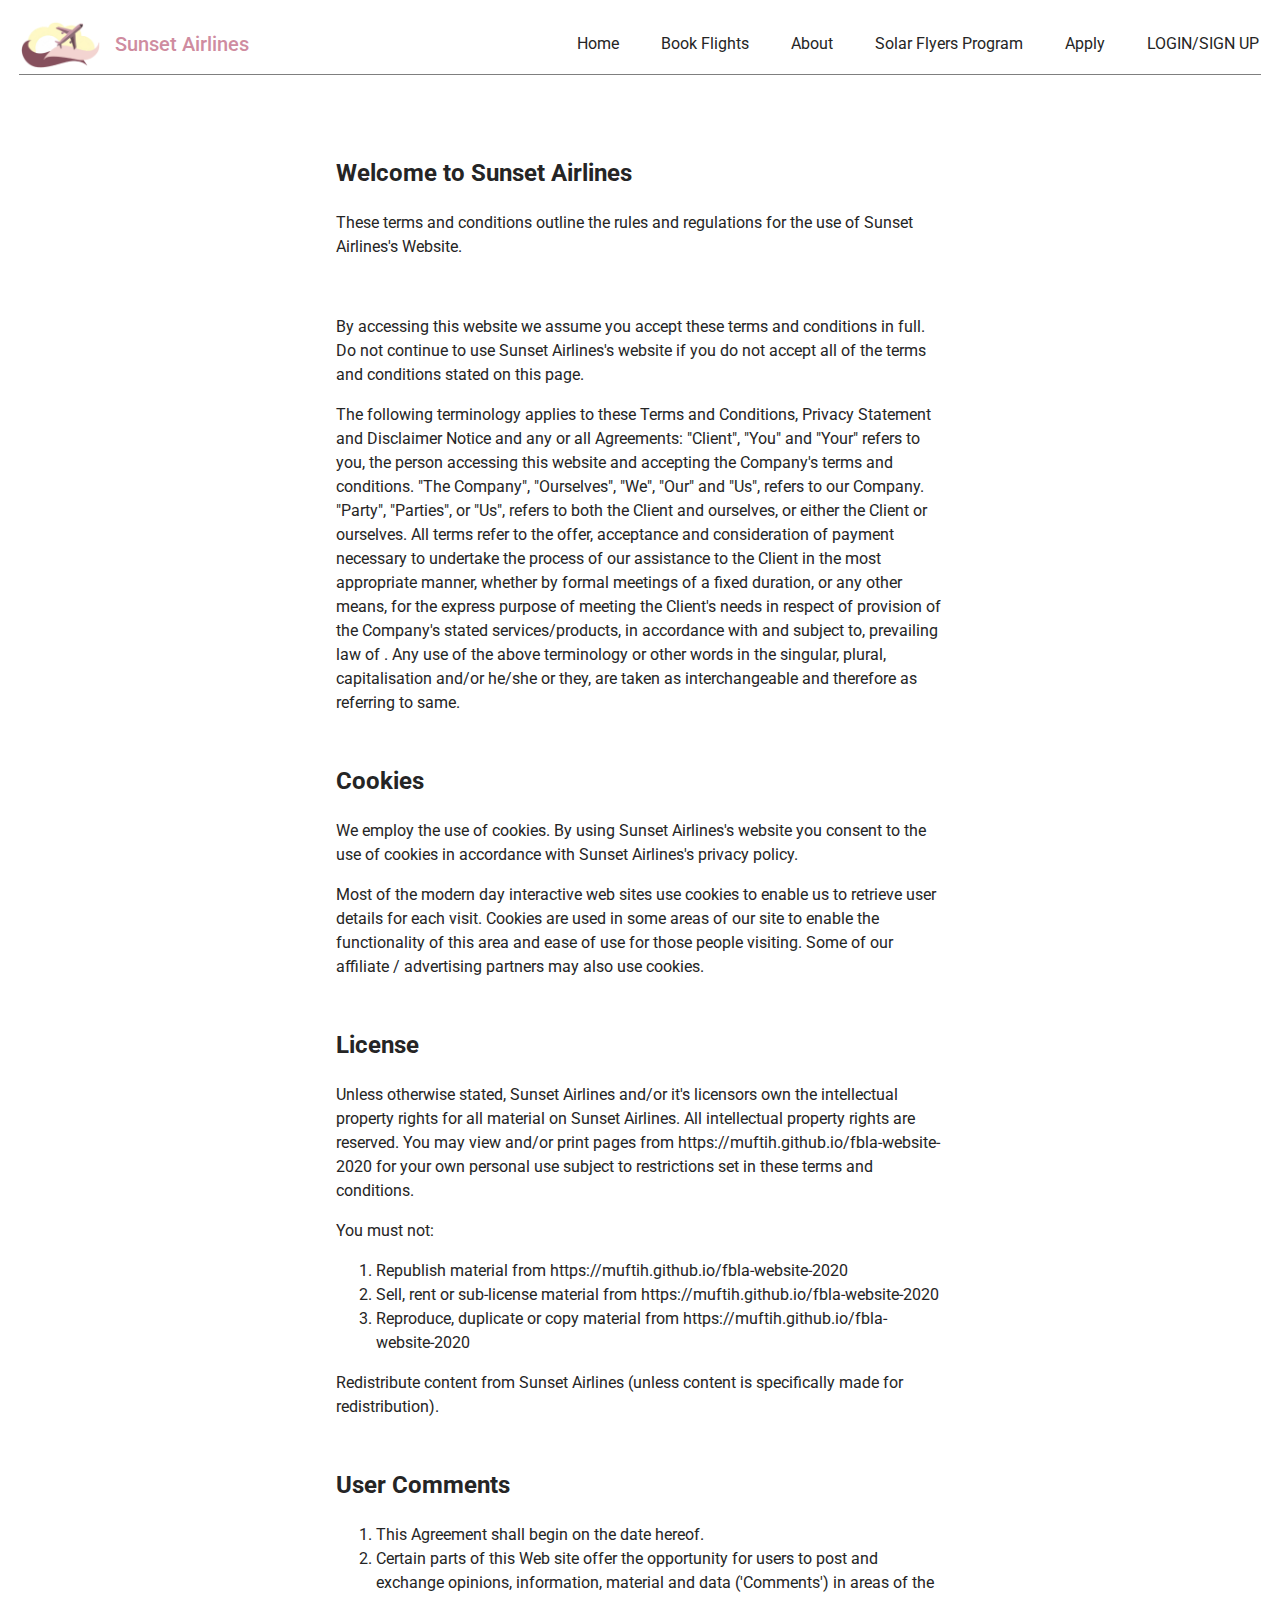
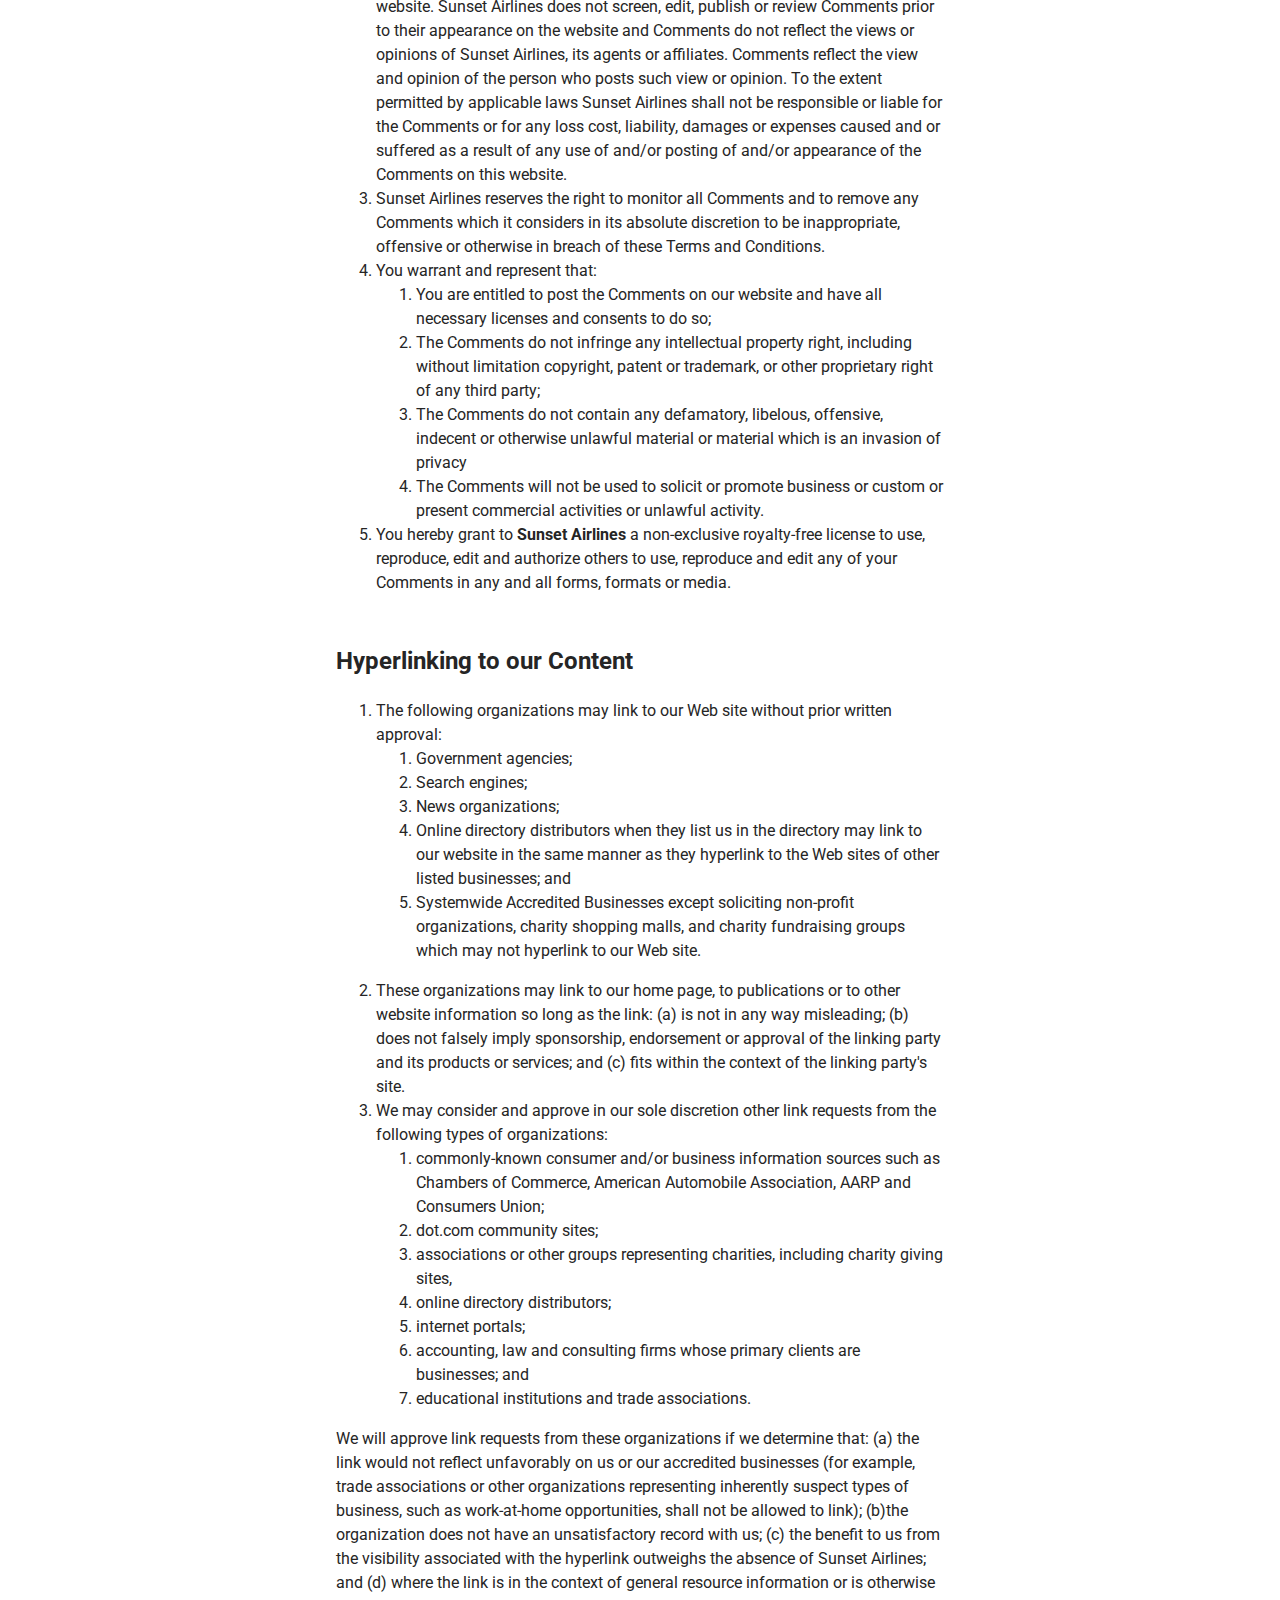
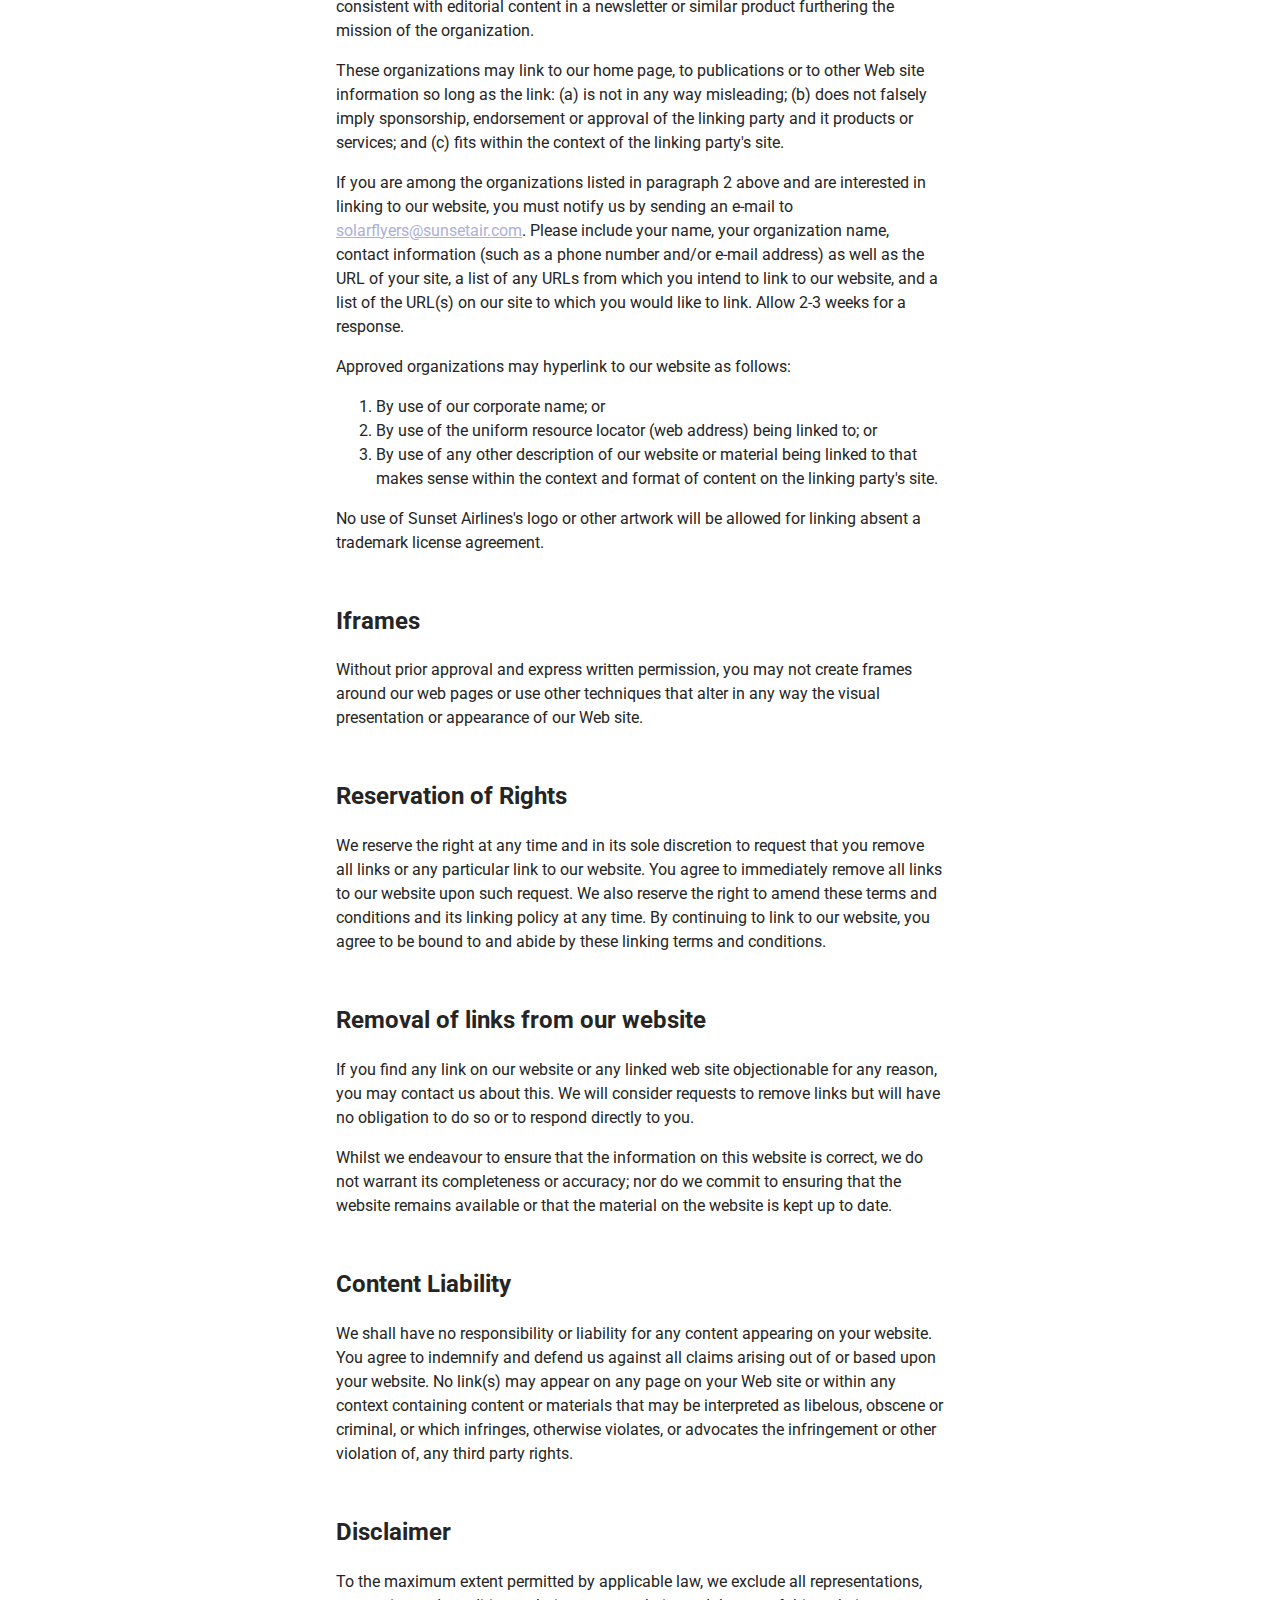
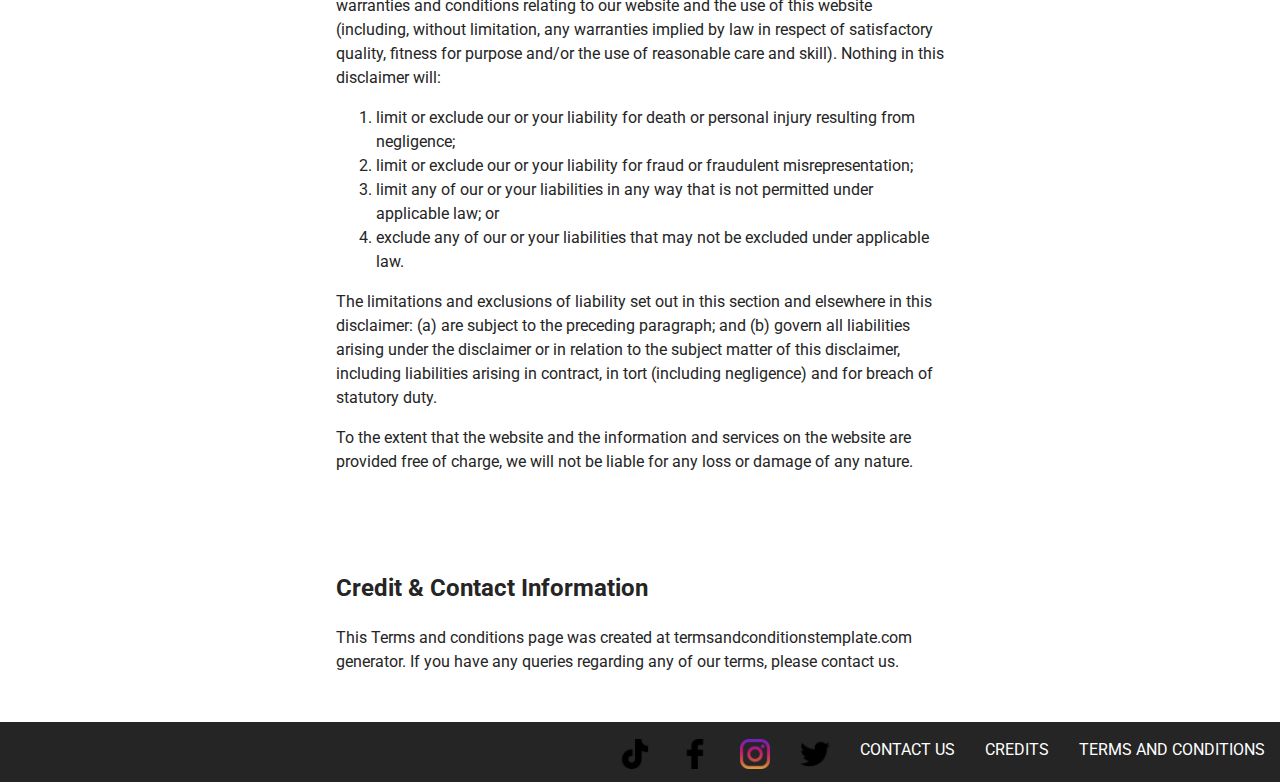
<file: terms.html>
<!DOCTYPE html>
<html lang="en">
<!-- erwqr -->
<head>
    <meta charset="UTF-8">
    <meta name="viewport" content="width=device-width, initial-scale=1.0">
    <meta http-equiv="X-UA-Compatible" content="ie=edge">
    <link href="https://fonts.googleapis.com/css?family=Roboto&display=swap" rel="stylesheet">
    <link rel="stylesheet" href="main.css">
    <title>Sunset Air | Terms and Conditions</title>
</head> 
  
<body>
    <div class="opener">
        <div id="myTopNav" class="topnav-off">

            <ul> 
                <li><a href="index.html">
                        <div class="logo"><img height=50 src="assets/actuallogo.png" alt=""><span class="logo-text">Sunset
                                Airlines</span></div>
                    </a></li>
                <li><a href="index.html">Home</a></li>
                <li><a href="book.html">Book Flights</a></li>
                <li><a href="about.html">About</a></li>
                <li><a href="frequent.html">Solar Flyers Program</a></li>
                <li><a href="apply.html">Apply</a></li>
                <li ><a href="#" id="login-header" onclick="checkLogout()">LOGIN/SIGN UP</a></li>
            </ul>
        </div>

        </nav>
        <div id="navHR-off"></div>
    </div>

    <div class="normal-text">
        <h2>Welcome to Sunset Airlines</h2>
        <p>These terms and conditions outline the rules and regulations for the use of Sunset Airlines's Website.</p>
        <br />
        <p>By accessing this website we assume you accept these terms and conditions in full. Do not continue to use
            Sunset Airlines's website
            if you do not accept all of the terms and conditions stated on this page.</p>
        <p>The following terminology applies to these Terms and Conditions, Privacy Statement and Disclaimer Notice
            and any or all Agreements: "Client", "You" and "Your" refers to you, the person accessing this website
            and accepting the Company's terms and conditions. "The Company", "Ourselves", "We", "Our" and "Us", refers
            to our Company. "Party", "Parties", or "Us", refers to both the Client and ourselves, or either the Client
            or ourselves. All terms refer to the offer, acceptance and consideration of payment necessary to undertake
            the process of our assistance to the Client in the most appropriate manner, whether by formal meetings
            of a fixed duration, or any other means, for the express purpose of meeting the Client's needs in respect
            of provision of the Company's stated services/products, in accordance with and subject to, prevailing law
            of . Any use of the above terminology or other words in the singular, plural,
            capitalisation and/or he/she or they, are taken as interchangeable and therefore as referring to same.</p>
        <h2>Cookies</h2>
        <p>We employ the use of cookies. By using Sunset Airlines's website you consent to the use of cookies
            in accordance with Sunset Airlines's privacy policy.</p>
        <p>Most of the modern day interactive web sites
            use cookies to enable us to retrieve user details for each visit. Cookies are used in some areas of our site
            to enable the functionality of this area and ease of use for those people visiting. Some of our
            affiliate / advertising partners may also use cookies.</p>
        <h2>License</h2>
        <p>Unless otherwise stated, Sunset Airlines and/or it's licensors own the intellectual property rights for
            all material on Sunset Airlines. All intellectual property rights are reserved. You may view and/or print
            pages from https://muftih.github.io/fbla-website-2020 for your own personal use subject to restrictions set
            in these terms and conditions.</p>
        <p>You must not:</p>
        <ol>
            <li>Republish material from https://muftih.github.io/fbla-website-2020</li>
            <li>Sell, rent or sub-license material from https://muftih.github.io/fbla-website-2020</li>
            <li>Reproduce, duplicate or copy material from https://muftih.github.io/fbla-website-2020</li>
        </ol>
        <p>Redistribute content from Sunset Airlines (unless content is specifically made for redistribution).</p>
        <h2>User Comments</h2>
        <ol>
            <li>This Agreement shall begin on the date hereof.</li>
            <li>Certain parts of this Web site offer the opportunity for users to post and exchange opinions,
                information,
                material and data ('Comments') in areas of the website. Sunset Airlines does not screen, edit, publish
                or review Comments prior to their appearance on the website and Comments do not reflect the views or
                opinions of Sunset Airlines, its agents or affiliates. Comments reflect the view and opinion of the
                person who posts such view or opinion. To the extent permitted by applicable laws Sunset Airlines shall
                not be responsible or liable for the Comments or for any loss cost, liability, damages or expenses
                caused
                and or suffered as a result of any use of and/or posting of and/or appearance of the Comments on this
                website.</li>
            <li>Sunset Airlines reserves the right to monitor all Comments and to remove any Comments which it considers
                in its absolute discretion to be inappropriate, offensive or otherwise in breach of these Terms and
                Conditions.</li>
            <li>You warrant and represent that:
                <ol>
                    <li>You are entitled to post the Comments on our website and have all necessary licenses and
                        consents to
                        do so;</li>
                    <li>The Comments do not infringe any intellectual property right, including without limitation
                        copyright,
                        patent or trademark, or other proprietary right of any third party;</li>
                    <li>The Comments do not contain any defamatory, libelous, offensive, indecent or otherwise unlawful
                        material
                        or material which is an invasion of privacy</li>
                    <li>The Comments will not be used to solicit or promote business or custom or present commercial
                        activities
                        or unlawful activity.</li>
                </ol>
            </li>
            <li>You hereby grant to <strong>Sunset Airlines</strong> a non-exclusive royalty-free license to use,
                reproduce,
                edit and authorize others to use, reproduce and edit any of your Comments in any and all forms, formats
                or media.</li>
        </ol>
        <h2>Hyperlinking to our Content</h2>
        <ol>
            <li>The following organizations may link to our Web site without prior written approval:
                <ol>
                    <li>Government agencies;</li>
                    <li>Search engines;</li>
                    <li>News organizations;</li>
                    <li>Online directory distributors when they list us in the directory may link to our website in the
                        same
                        manner as they hyperlink to the Web sites of other listed businesses; and</li>
                    <li>Systemwide Accredited Businesses except soliciting non-profit organizations, charity shopping
                        malls,
                        and charity fundraising groups which may not hyperlink to our Web site.</li>
                </ol>
            </li>
        </ol>
        <ol start="2">
            <li>These organizations may link to our home page, to publications or to other website information so long
                as the link: (a) is not in any way misleading; (b) does not falsely imply sponsorship, endorsement or
                approval of the linking party and its products or services; and (c) fits within the context of the
                linking
                party's site.
            </li>
            <li>We may consider and approve in our sole discretion other link requests from the following types of
                organizations:
                <ol>
                    <li>commonly-known consumer and/or business information sources such as Chambers of Commerce,
                        American
                        Automobile Association, AARP and Consumers Union;</li>
                    <li>dot.com community sites;</li>
                    <li>associations or other groups representing charities, including charity giving sites,</li>
                    <li>online directory distributors;</li>
                    <li>internet portals;</li>
                    <li>accounting, law and consulting firms whose primary clients are businesses; and</li>
                    <li>educational institutions and trade associations.</li>
                </ol>
            </li>
        </ol>
        <p>We will approve link requests from these organizations if we determine that: (a) the link would not reflect
            unfavorably on us or our accredited businesses (for example, trade associations or other organizations
            representing inherently suspect types of business, such as work-at-home opportunities, shall not be allowed
            to link); (b)the organization does not have an unsatisfactory record with us; (c) the benefit to us from
            the visibility associated with the hyperlink outweighs the absence of Sunset Airlines; and (d) where the
            link is in the context of general resource information or is otherwise consistent with editorial content
            in a newsletter or similar product furthering the mission of the organization.</p>

        <p>These organizations may link to our home page, to publications or to other Web site information so long as
            the link: (a) is not in any way misleading; (b) does not falsely imply sponsorship, endorsement or approval
            of the linking party and it products or services; and (c) fits within the context of the linking party's
            site.</p>

        <p>If you are among the organizations listed in paragraph 2 above and are interested in linking to our website,
            you must notify us by sending an e-mail to <a href="mailto:solarflyers@sunsetair.com"
                title="send an email to solarflyers@sunsetair.com">solarflyers@sunsetair.com</a>.
            Please include your name, your organization name, contact information (such as a phone number and/or e-mail
            address) as well as the URL of your site, a list of any URLs from which you intend to link to our website,
            and a list of the URL(s) on our site to which you would like to link. Allow 2-3 weeks for a response.</p>

        <p>Approved organizations may hyperlink to our website as follows:</p>

        <ol>
            <li>By use of our corporate name; or</li>
            <li>By use of the uniform resource locator (web address) being linked to; or</li>
            <li>By use of any other description of our website or material being linked to that makes sense within the
                context and format of content on the linking party's site.</li>
        </ol>
        <p>No use of Sunset Airlines's logo or other artwork will be allowed for linking absent a trademark license
            agreement.</p>
        <h2>Iframes</h2>
        <p>Without prior approval and express written permission, you may not create frames around our web pages or
            use other techniques that alter in any way the visual presentation or appearance of our Web site.</p>
        <h2>Reservation of Rights</h2>
        <p>We reserve the right at any time and in its sole discretion to request that you remove all links or any
            particular
            link to our website. You agree to immediately remove all links to our website upon such request. We also
            reserve the right to amend these terms and conditions and its linking policy at any time. By continuing
            to link to our website, you agree to be bound to and abide by these linking terms and conditions.</p>
        <h2>Removal of links from our website</h2>
        <p>If you find any link on our website or any linked web site objectionable for any reason, you may contact
            us about this. We will consider requests to remove links but will have no obligation to do so or to respond
            directly to you.</p>
        <p>Whilst we endeavour to ensure that the information on this website is correct, we do not warrant its
            completeness
            or accuracy; nor do we commit to ensuring that the website remains available or that the material on the
            website is kept up to date.</p>
        <h2>Content Liability</h2>
        <p>We shall have no responsibility or liability for any content appearing on your website. You agree to
            indemnify
            and defend us against all claims arising out of or based upon your website. No link(s) may appear on any
            page on your Web site or within any context containing content or materials that may be interpreted as
            libelous, obscene or criminal, or which infringes, otherwise violates, or advocates the infringement or
            other violation of, any third party rights.</p>
        <h2>Disclaimer</h2>
        <p>To the maximum extent permitted by applicable law, we exclude all representations, warranties and conditions
            relating to our website and the use of this website (including, without limitation, any warranties implied
            by law in respect of satisfactory quality, fitness for purpose and/or the use of reasonable care and skill).
            Nothing in this disclaimer will:</p>
        <ol>
            <li>limit or exclude our or your liability for death or personal injury resulting from negligence;</li>
            <li>limit or exclude our or your liability for fraud or fraudulent misrepresentation;</li>
            <li>limit any of our or your liabilities in any way that is not permitted under applicable law; or</li>
            <li>exclude any of our or your liabilities that may not be excluded under applicable law.</li>
        </ol>
        <p>The limitations and exclusions of liability set out in this section and elsewhere in this disclaimer: (a)
            are subject to the preceding paragraph; and (b) govern all liabilities arising under the disclaimer or
            in relation to the subject matter of this disclaimer, including liabilities arising in contract, in tort
            (including negligence) and for breach of statutory duty.</p>
        <p>To the extent that the website and the information and services on the website are provided free of charge,
            we will not be liable for any loss or damage of any nature.</p>
        <h2></h2>
        <p></p>
        <h2>Credit & Contact Information</h2>
        <p>This Terms and conditions page was created at <a style="color:inherit;text-decoration:none;cursor:text;"
                href="https://termsandconditionstemplate.com">termsandconditionstemplate.com</a> generator. If you have
            any queries regarding any of our terms, please contact us.</p>
    </div>

    <footer>
        <ul>
            <li><a href="#">
                    <div class="footer-icon"><img height=30 src="assets/tik-tok.png" alt=""></div>
                </a></li>
            <li><a href="#">
                    <div class="footer-icon"><img height=30 src="assets/facebook-logo.png" alt=""></div>
                </a></li>
            <li><a href="#">
                    <div class="footer-icon"><img height=30 src="assets/instagram.png" alt=""></div>
                </a></li>
            <li><a href="#">
                    <div class="footer-icon"><img height=30 src="assets/twitter.png" alt=""></div>
                </a></li>
            <li><a href="contact.html">CONTACT US</a></li>
            <li><a href="credits.html">CREDITS</a></li>
            <li><a href="terms.html">TERMS AND CONDITIONS</a></li>

        </ul>
    </footer>

</body>

</html>
</file>
<file: main.css>
/* TODO: FIX WEIRD SPACING WITH NAVBAR */

html {
    scroll-behavior: smooth;
}

body, html {
    height: 100%;
    font-weight: 400;
}

body {
    font-family: 'Roboto', sans-serif;
    font-size: 16px;
    line-height: 1.43;
    color: #252525;
    background-color: #fff;
    margin: 0;
    font-weight: 400;
    height: 100%;
}

a {
    color: #aeafd9;
}

footer {
    left: 0;
    bottom: 0;
    height: 60px;
    width: 100%;
    background-color: #252525;
    text-align: center;
    font-weight: 400;
    display: flex;
    align-items: center;
    justify-content: flex-end;
}

footer ul {
    display: flex;
    align-items: flex-start;
    justify-content: flex-end;
    list-style-type: none;
    margin: 0;
    padding: 0;
    overflow: hidden;
}

footer a {
    display: block;
    text-align: center;
    text-decoration: none;
    color: #fff;
    margin: 10px 15px;
}

.normal-text {
    max-width: 38rem;
    padding: 2rem;
    margin: auto;
    font-family: 'Roboto', sans-serif;
    line-height: 1.5;
}

.normal-text h2 {
    margin-top: 1em;
    padding-top: 1em;
}

.background-plane {
    background-image: url("assets/bgplane.jpg");
    height: 95%;
    background-position: center;
    background-repeat: no-repeat;
    background-size: cover;
    -webkit-clip-path: polygon(0 0, 100% 0, 100% 56%, 0 100%);
    clip-path: polygon(0 0, 100% 0, 100% 96%, 0 100%);
}

.right {
    text-align: right;
}

.center {
    text-align: center;
}

.topnav {
    margin-bottom: -5px !important;
}

.topnav ul {
    display: flex;
    align-items: center;
    justify-content: flex-end;
    height: 100%;
    list-style-type: none;
    margin: 0;
    padding: 0;
    overflow: hidden;
}

.topnav li a {
    display: block;
    color: white;
    text-align: center;
    margin: 19px 21px;
    text-decoration: none;
    transition: color 0.2s;
}

.topnav-off ul {
    display: flex;
    align-items: center;
    justify-content: flex-end;
    height: 100%;
    list-style-type: none;
    margin: 0;
    padding: 0;
    overflow: hidden;
}

.topnav-off li a {
    display: block;
    color: #252525;
    text-align: center;
    margin: 19px 21px;
    text-decoration: none;
    transition: color 0.2s;
}

li a:hover {
    color: #ebeceeec
}

.topnav-off li a:hover {
    color: rgb(139, 138, 138);
}

ul li:first-child {
    margin-right: auto;
}

.logo {
    font-weight: bold;
    font-size: 20px;
    display: flex;
    align-items: center;
    margin-bottom: 20px;
}

.logo-text {
    padding-left: 15px;
    font-weight: 500;
    color: rgb(207, 140, 160);
}

.motto {
    color: #fff;
    margin: 28px 70px;
}

.motto h1 {
    font-size: 36px;
    padding-top: 2em;
    font-weight: 600;
}

.title-about {
    color: #252525 !important;
    max-width: 55rem;
    margin: auto;
    line-height: 1.5;
    padding: 4em 1em;
    font-size: 18px;
    font-weight: 400;
}

.title-about h2 {
    font-weight: 525;
    font-size: 28px;
    margin-top: 1em;
    padding-top: 1em;
    font-weight: 500;
}

.underline-1 {
    text-decoration: underline solid #D3C1CD;
}

.underline-2 {
    text-decoration: underline solid #c699a6;
}

.underline-3 {
    text-decoration: underline solid #86505d;
}

.interested {
    text-align: right;
    display: flex;
    justify-content: space-around;
    align-items: center;
}
.interested p {
    padding-left: 50px;
}

.interested-heading {
    margin-bottom: -30px;
}

.often {
    text-align: center;
}

.about-text {
    color: #252525 !important;
    max-width: 60rem;
    margin: auto;
    line-height: 1.5;
    padding: 4em 1em;
    font-size: 20px;
    font-weight: 550;
}

.about-text h2 {
    font-size: 30px;
    margin-top: 1em;
    padding-top: 1em;
}

.arrow-container {
    text-align: center;
}

.btn-animate {
    display: inline-block;
    border-radius: 4px;
    background-color: #86505d;
    border: none;
    color: #fff;
    text-align: center;
    font-size: 20px;
    padding: 14px;
    width: 120px;
    transition: all 0.2s;
    cursor: pointer;
    margin: 5px;
}

.btn-animate span {
    cursor: pointer;
    display: inline-block;
    position: relative;
    transition: 0.2s;
}

.btn-animate span:after {
    content: '\00bb';
    position: absolute;
    opacity: 0;
    top: 0;
    right: -20px;
    transition: 0.2s;
}

.btn-animate:hover span {
    padding-right: 25px;
}

.btn-animate:hover span:after {
    opacity: 1;
    right: 0;
}

.focus {
    font-weight: 600;
    text-decoration: underline solid #c699a6 !important;
}

.flight-to {
    width: 30px;
}

.flight-table {
    padding-bottom: 7.5vw;
}

.flight-card {
    box-shadow: 0 4px 8px 0 rgba(0, 0, 0, 0.2);
    padding: 16px;
    background-color: #fff;
    width: 80%;
    margin: 0 auto;
    display: flex;
    align-items: center;
    justify-content: space-around;
    padding-right: 0;
    font-size: 18px;
}

.location {
    display: flex;
    align-items: center;
    justify-content: center;
    flex: 1 1 0px;
}

.airport-text {
    color: #7c7b7b;
    font-weight: normal;
}

.date {
    display: flex;
    flex-direction: column;
    flex: 1 1 0px;
}

.length {
    display: flex;
    flex-direction: column;
    flex: 1 1 0px;
    font-weight: bold;
}

.card-btn {
    flex: 1 1 0px;
}

.select-flight-btn {
    display: inline-block;
    padding: 0.35em 1.2em;
    border: 0.1em solid #aeafd9;
    /* margin: 0 0.3em 0.3em 0; */
    border-radius: 0.12em;
    box-sizing: border-box;
    text-decoration: none;
    font-family: 'Roboto', sans-serif;
    font-weight: 300;
    color: #aeafd9;
    text-align: center;
    transition: all 0.2s;
    cursor: pointer;
}

.select-flight-btn:hover {
    color: #000000;
    background-color: #aeafd9;
}

.price {
    flex: 1 1 0px;
    font-weight: bold;
    color: green;
}

.sold {
    flex: 1 1 0px;
    font-weight: 400;
    color: #252525;
    text-decoration: line-through;
}

.time {
    font-weight: bold;
}

.book-heading {
    color: #fff;
    max-width: 38rem;
    margin: 0 auto;
    line-height: 1.5;
    padding: 4em 1em;
    text-align: center;
}

.book-heading h2 {
    font-size: 30px;
    font-weight: 500;
    text-decoration: solid underline #D3C1CD;
}

.book-heading p {
    font-size: 18px;
    font-weight: 400;
}

.book-heading img {
    text-align: center;
    margin: 0 auto;
}

.about-background {
    background-image: url("assets/seattle.jpg");
    height: 95%;
    background-position: center;
    background-repeat: no-repeat;
    background-size: cover;
    -webkit-clip-path: polygon(0 0, 100% 0, 100% 56%, 0 100%);
    clip-path: polygon(0 0, 100% 0, 100% 96%, 0 100%);
}

.frequent-background {
    background-image: url("assets/horizon-bg.jpg");
    height: 95%;
    background-position: center;
    background-repeat: no-repeat;
    background-size: cover;
    -webkit-clip-path: polygon(0 0, 100% 0, 100% 56%, 0 100%);
    clip-path: polygon(0 0, 100% 0, 100% 96%, 0 100%);
}

.apply-background {
    background-image: url("assets/apply-bg.jpg");
    height: 95%;
    background-position: center;
    background-repeat: no-repeat;
    background-size: cover;
    -webkit-clip-path: polygon(0 0, 100% 0, 100% 56%, 0 100%);
    clip-path: polygon(0 0, 100% 0, 100% 96%, 0 100%);
}

.about-us-title {
    margin: 0 auto;
    text-align: center;
    padding-top: 40px;
}

.who {
    display: flex;
    justify-content: space-around;
    align-items: center;
}


.who-about {
    display: flex;
    flex-direction: row;
    margin-bottom: 4em;
}

.who-about h2 {
    font-weight: 400;
}

.who-about img {
    padding: 1em 2em;
}

.where-about {
    /* float: right; */
    text-align: right;
    margin-bottom: 3em;
    display: flex;
    flex-direction: row-reverse;
    align-items: center;
}

.mission-about {
    text-align: center;
}

.frequent-title {
    color: white;
    text-align: center;
    font-size: 18px;
    padding-top: 20vh;
}

.benefit-frequent h2 {
    text-decoration: underline solid #c699a6;
}

.testimonial-frequent h2 {
    text-decoration: underline solid #5960c7;
}

.container {
    padding: 16px;
    max-width: 38em;
    margin: 0 auto;
}

/* LOGIN PAGE STUFF */

.login-background {
    background-image: url("./assets/login-bg.jpg");
    height: 95%;
    background-position: center;
    background-repeat: no-repeat;
    background-size: cover;
    -webkit-clip-path: polygon(0 0, 100% 0, 100% 56%, 0 100%);
    clip-path: polygon(0 0, 100% 0, 100% 96%, 0 100%);
}

.login-forms {
    display: flex;
    justify-content: space-around;
}

#login-title {
    text-align: center;
    margin-top: 10vw;
    color: white;
    font-size: 30px;
}

#login-arrow {
    margin-top: 10vw;
}

input[type=text], input[type=password] {
    width: 100%;
    padding: 15px;
    margin: 5px 0 22px 0;
    display: inline-block;
    border: none;
    background: #f1f1f1;
}

input[type=text]:focus, input[type=password]:focus {
    background-color: #ddd;
    outline: none;
}

.footer-icon {
    float: left;
    align-self: flex-start;
    margin-right: auto;
}

.testimonial {
    font-style: italic;
}

.airline-underline {
    text-decoration: underline;
}

.float-left {
    float: left;
    font-size: 18px;
    font-weight: 500;
}

.underline {
    text-decoration: underline;
}

.map-card {
    color: black;
    box-shadow: 0 4px 8px 0 rgba(0, 0, 0, 0.2);
    transition: 0.3s;
    border-radius: 5px;
    background-color: white;
    padding: 20px 20px;
    /* 5px rounded corners */
}

.map-card:hover {
    box-shadow: 0 8px 16px 0 rgba(0, 0, 0, 0.2);
}

.map-card h3 {
    font-weight: 500;
    margin-top: 0px;
    font-size: 28px;
}

.come-from {
    display: flex;
    flex-direction: row-reverse;
    align-items: baseline;
}

#added-text {
    font-weight: 100;
    font-style: italic;
    font-size: 30px;
}

#email-contact {
    padding-bottom: 50vh;
}

#navHR {
    opacity: 0.5;
    border-top: solid;
    border-color: #fff;
    border-width: 1px;
    margin-right: 19px;
    margin-left: 19px;
    margin-top: -15px;
    margin-bottom: 0px;
    padding-bottom: 0px;
}

#navHR-off {
    opacity: 0.5;
    border-top: solid;
    border-color: rgb(0, 0, 0);
    border-width: 1px;
    margin-right: 19px;
    margin-left: 19px;
    margin-top: -15px;
    margin-bottom: 0px;
    padding-bottom: 0px;
}

#down-arrow {
    padding-top: 50px;
    width: 15px;
    height: auto;
    display: inline-block;
    z-index: 100;
}

#about-title {
    margin: 0 auto;
    text-align: center;
    margin-top: 10vw;
    color: #fff;
    font-size: 30px;
}

#what-frequent {
    padding-bottom: 10vh;
}

#frequent-heading {
    text-align: left;
    font-weight: 400;
    text-decoration: underline solid #c699a6;
}

#benefit-heading {
    text-align: right;
    font-weight: 400;
    text-decoration: underline solid #D3C1CD;
}

#apply-title {
    text-align: center;
    margin-top: 10vw;
    color: white;
    font-size: 30px;
}

#apply-arrow {
    margin-top: 10vw;
}

#core-values {
    font-weight: 400;
    text-decoration: underline solid #86505d;
}

#testimonial-heading {
    text-decoration: underline solid #5960c7;
    font-weight: 400;
    text-align: center;
}

#length-heading {
    font-weight: normal;
}

#price-heading {
    color: #252525;
    font-weight: normal;
}

#who {
    margin-bottom: -30px;
}

@media screen and (max-width: 600px) {
    footer {
        font-size: 9px;
    }
    .logo {
        display: none;
    }
    .topnav li a {
        font-size: 12px;
        margin: 20px 11px;
    }
    .topnav-off li a {
        font-size: 12px;
        margin: 20px 11px;
    }
    .flight-card {
        font-size: 11px;
        padding: 10px auto;
        width: 100vw !important;
    }
    .who-about {
        display: block;
        max-width: 30em;
    }
    .who-about img {
        padding: 1em 2em;
        width: 300px;
        height: auto;
    }
    .footer-icon {
        width: 10px;
    }
    .who {
        display: flex;
        flex-direction: column;
        align-items: center
    }
    .who img {
        width: 210px;
    }
    .interested {
        display: flex;
        flex-direction: column-reverse;
        align-items: center
    }
    .interested img {
        width: 210px;
    }
    .often img {
        width: 210px;
    }
    .price {
        margin-left: 14px;
    }
    .sold {
        margin-left: 14px;
    }
    .map-card img {
        width: 310px;
    }
    .where-about {
    flex-direction: column;
    }
    .where-about img {
        height: 125px;
    }
    .interested-heading {
        margin-bottom: 0px;
    }
    #who {
        margin-bottom: 0px;
    }
}
/*  */
</file>
<file: bookBackground.css>
body {
    background-image: url("assets/book-bg.jpg");
    background-repeat: no-repeat;
    background-attachment: fixed;

}
/*  */
</file>
